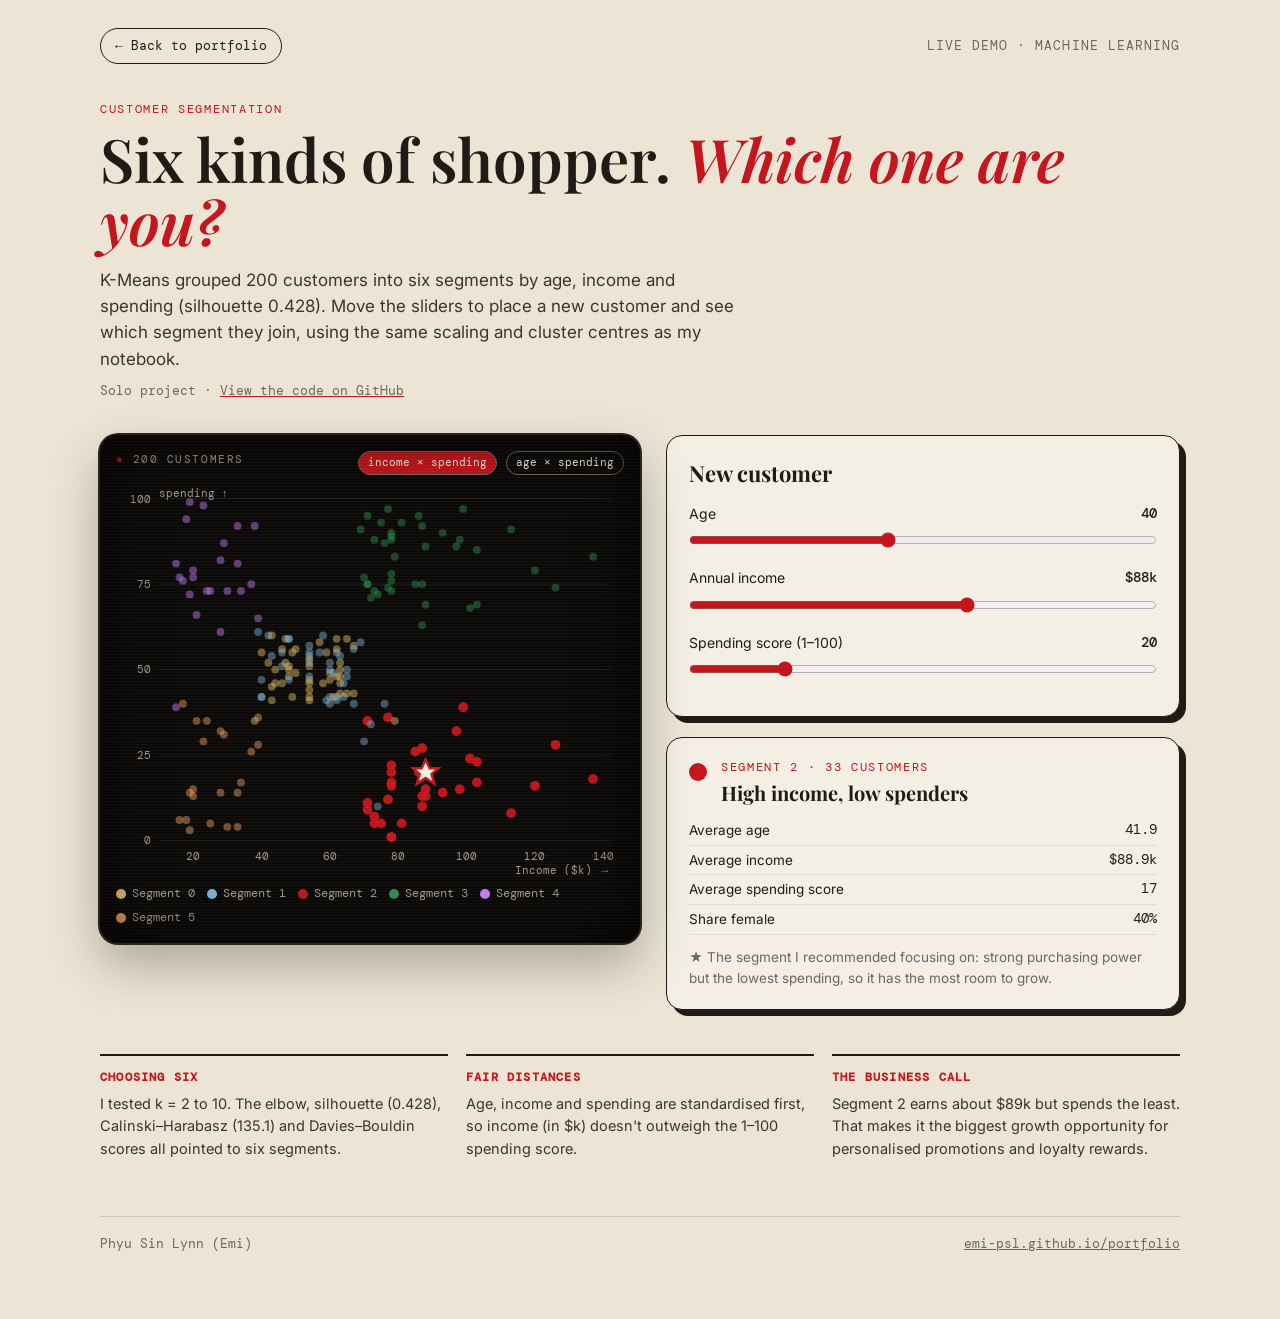
<file: demos/customers.html>
<!DOCTYPE html>
<html lang="en">
<head>
  <meta charset="utf-8">
  <meta name="viewport" content="width=device-width, initial-scale=1">
  <title>Customer segments explorer — K-Means demo · Emi</title>
  <meta name="description" content="Explore six K-Means customer segments and see which segment a new customer would join.">
  <link rel="preconnect" href="https://fonts.googleapis.com">
  <link rel="preconnect" href="https://fonts.gstatic.com" crossorigin>
  <link href="https://fonts.googleapis.com/css2?family=DM+Mono:wght@400;500&family=Inter:wght@400;500;600&family=Playfair+Display:ital,wght@0,600;1,600&display=swap" rel="stylesheet">
  <link rel="stylesheet" href="demo.css">
  <style>
    :root { --acc: #c4161c; }
    #plot { width: 100%; display: block; }
    .field { margin: 12px 0; }
    .field label { display: flex; justify-content: space-between; font-size: 14px; margin-bottom: 6px; }
    .field label b { font-family: var(--mono); font-weight: 500; }
    input[type=range] { width: 100%; accent-color: var(--acc); }
    .seg { display: flex; gap: 14px; align-items: flex-start; }
    .swatch { width: 18px; height: 18px; border-radius: 50%; flex: none; margin-top: 5px; }
    .seg h3 { font-family: var(--serif); font-size: 20px; }
    .legend { display: flex; flex-wrap: wrap; gap: 6px 12px; margin-top: 10px; font-family: var(--mono); font-size: 11.5px; color: #a49b8e; }
    .legend span { display: inline-flex; align-items: center; gap: 6px; cursor: pointer; }
    .legend i { width: 10px; height: 10px; border-radius: 50%; display: inline-block; }
    .legend span.off { opacity: .3; }
    table { width: 100%; border-collapse: collapse; font-size: 13.5px; margin-top: 8px; }
    td { padding: 4px 0; border-bottom: 1px solid rgba(0,0,0,.08); } td:last-child { text-align: right; font-family: var(--mono); }
  </style>
</head>
<body>
<div class="wrap">
  <div class="top"><a href="../#contents">← Back to portfolio</a><span class="tag">Live demo · Machine learning</span></div>

  <p class="eyebrow">Customer segmentation</p>
  <h1>Six kinds of shopper. <em>Which one are you?</em></h1>
  <p class="lede">K-Means grouped 200 customers into six segments by age, income and spending (silhouette 0.428). Move the sliders to place a new customer and see which segment they join, using the same scaling and cluster centres as my notebook.</p>
  <p class="credit">Solo project · <a href="https://github.com/emi-psl/customer-segmentation-clustering">View the code on GitHub</a></p>

  <div class="stage">
    <div class="screen">
      <div class="screen-label"><span><span class="dot">●</span> 200 customers</span>
        <span><button class="chip on" id="ax1" style="color:#f4efe4;border-color:#6f675c;padding:2px 9px;font-size:11px">income × spending</button>
        <button class="chip" id="ax2" style="color:#f4efe4;border-color:#6f675c;padding:2px 9px;font-size:11px">age × spending</button></span></div>
      <svg id="plot" viewBox="0 0 520 400" aria-label="Customer scatter plot coloured by segment"></svg>
      <div class="legend" id="legend"></div>
    </div>

    <div>
      <div class="panel">
        <h2>New customer</h2>
        <div class="field"><label>Age <b id="v-age"></b></label><input type="range" id="age" min="18" max="70" value="40"></div>
        <div class="field"><label>Annual income <b id="v-inc"></b></label><input type="range" id="inc" min="15" max="137" value="88"></div>
        <div class="field"><label>Spending score (1–100) <b id="v-sp"></b></label><input type="range" id="sp" min="1" max="99" value="20"></div>
      </div>
      <div class="panel">
        <div class="seg"><div class="swatch" id="sw"></div><div><p class="eyebrow" id="segno">Segment</p><h3 id="segname">–</h3></div></div>
        <table id="prof"></table>
        <p class="note" id="rec"></p>
      </div>
    </div>
  </div>

  <div class="how">
    <div><b>Choosing six</b>I tested k = 2 to 10. The elbow, silhouette (0.428), Calinski–Harabasz (135.1) and Davies–Bouldin scores all pointed to six segments.</div>
    <div><b>Fair distances</b>Age, income and spending are standardised first, so income (in $k) doesn't outweigh the 1–100 spending score.</div>
    <div><b>The business call</b>Segment 2 earns about $89k but spends the least. That makes it the biggest growth opportunity for personalised promotions and loyalty rewards.</div>
  </div>

  <footer><span>Phyu Sin Lynn (Emi)</span><a href="../">emi-psl.github.io/portfolio</a></footer>
</div>

<script>
(async function () {
  const $ = id => document.getElementById(id);
  const COLORS = ["#e9c46a", "#7fb3d5", "#c4161c", "#2f8f4e", "#c77dff", "#f4a261"];
  const NAMES = ["Older, mid income, moderate spenders", "Young, mid income, moderate spenders", "High income, low spenders", "High income, high spenders", "Low income, high spenders", "Low income, low spenders"];
  let D = null, axes = "inc", hidden = new Set();

  const W = 520, H = 400, P = { l: 44, r: 14, t: 14, b: 36 };
  const X = { inc: [10, 142, "Income ($k)"], age: [15, 72, "Age"] };
  const sx = v => P.l + (v - X[axes][0]) / (X[axes][1] - X[axes][0]) * (W - P.l - P.r);
  const sy = v => H - P.b - v / 100 * (H - P.t - P.b);

  function assign(age, inc, sp) {
    const x = [age, inc, sp].map((v, i) => (v - D.mean[i]) / D.scale[i]);
    let best = 0, bd = Infinity;
    D.centroids.forEach((c, k) => { const d = c.reduce((s, cv, i) => s + (cv - x[i]) ** 2, 0); if (d < bd) { bd = d; best = k; } });
    return best;
  }

  function draw() {
    const age = +$("age").value, inc = +$("inc").value, sp = +$("sp").value;
    $("v-age").textContent = age; $("v-inc").textContent = "$" + inc + "k"; $("v-sp").textContent = sp;
    if (!D) return;
    const seg = assign(age, inc, sp);
    let g = "";
    for (let v = 0; v <= 100; v += 25) g += `<line x1="${P.l}" x2="${W - P.r}" y1="${sy(v)}" y2="${sy(v)}" stroke="rgba(255,255,255,.08)"/><text x="${P.l - 8}" y="${sy(v) + 4}" fill="#a49b8e" font-size="11" text-anchor="end" font-family="DM Mono">${v}</text>`;
    const [lo, hi, lab] = X[axes], step = axes === "inc" ? 20 : 10;
    for (let v = Math.ceil(lo / step) * step; v <= hi; v += step) g += `<text x="${sx(v)}" y="${H - 16}" fill="#a49b8e" font-size="11" text-anchor="middle" font-family="DM Mono">${v}</text>`;
    g += `<text x="${W - P.r}" y="${H - 2}" fill="#a49b8e" font-size="11" text-anchor="end" font-family="DM Mono">${lab} →</text><text x="${P.l}" y="${P.t - 2}" fill="#a49b8e" font-size="11" font-family="DM Mono">spending ↑</text>`;
    for (const [a, i, s, c] of D.points) {
      if (hidden.has(c)) continue;
      const on = c === seg;
      g += `<circle cx="${sx(axes === "inc" ? i : a).toFixed(1)}" cy="${sy(s).toFixed(1)}" r="${on ? 5 : 4}" fill="${COLORS[c]}" opacity="${on ? .95 : .45}"/>`;
    }
    const mx = sx(axes === "inc" ? inc : age), my = sy(sp);
    g += `<path d="M${mx} ${my - 13} L${mx + 4} ${my - 4} L${mx + 13} ${my - 4} L${mx + 6} ${my + 2} L${mx + 9} ${my + 12} L${mx} ${my + 6} L${mx - 9} ${my + 12} L${mx - 6} ${my + 2} L${mx - 13} ${my - 4} L${mx - 4} ${my - 4} Z" fill="#f4efe4" stroke="${COLORS[seg]}" stroke-width="2.5"/>`;
    $("plot").innerHTML = g;

    const p = D.profiles[seg];
    $("sw").style.background = COLORS[seg];
    $("segno").textContent = `Segment ${seg} · ${p.n} customers`;
    $("segname").textContent = NAMES[seg];
    $("prof").innerHTML = `<tr><td>Average age</td><td>${p.age}</td></tr><tr><td>Average income</td><td>$${p.income}k</td></tr><tr><td>Average spending score</td><td>${p.spend}</td></tr><tr><td>Share female</td><td>${Math.round(p.female * 100)}%</td></tr>`;
    $("rec").textContent = seg === 2 ? "★ The segment I recommended focusing on: strong purchasing power but the lowest spending, so it has the most room to grow." : "";
  }

  ["age", "inc", "sp"].forEach(id => $(id).addEventListener("input", draw));
  $("ax1").onclick = () => { axes = "inc"; $("ax1").classList.add("on"); $("ax2").classList.remove("on"); draw(); };
  $("ax2").onclick = () => { axes = "age"; $("ax2").classList.add("on"); $("ax1").classList.remove("on"); draw(); };
  $("legend").innerHTML = COLORS.map((c, i) => `<span data-c="${i}"><i style="background:${c}"></i>Segment ${i}</span>`).join("");
  $("legend").onclick = e => { const s = e.target.closest("span"); if (!s) return; const c = +s.dataset.c; hidden.has(c) ? hidden.delete(c) : hidden.add(c); s.classList.toggle("off"); draw(); };

  draw();
  D = await (await fetch("models/customers.json")).json();
  draw();
})();
</script>
</body>
</html>
</file>
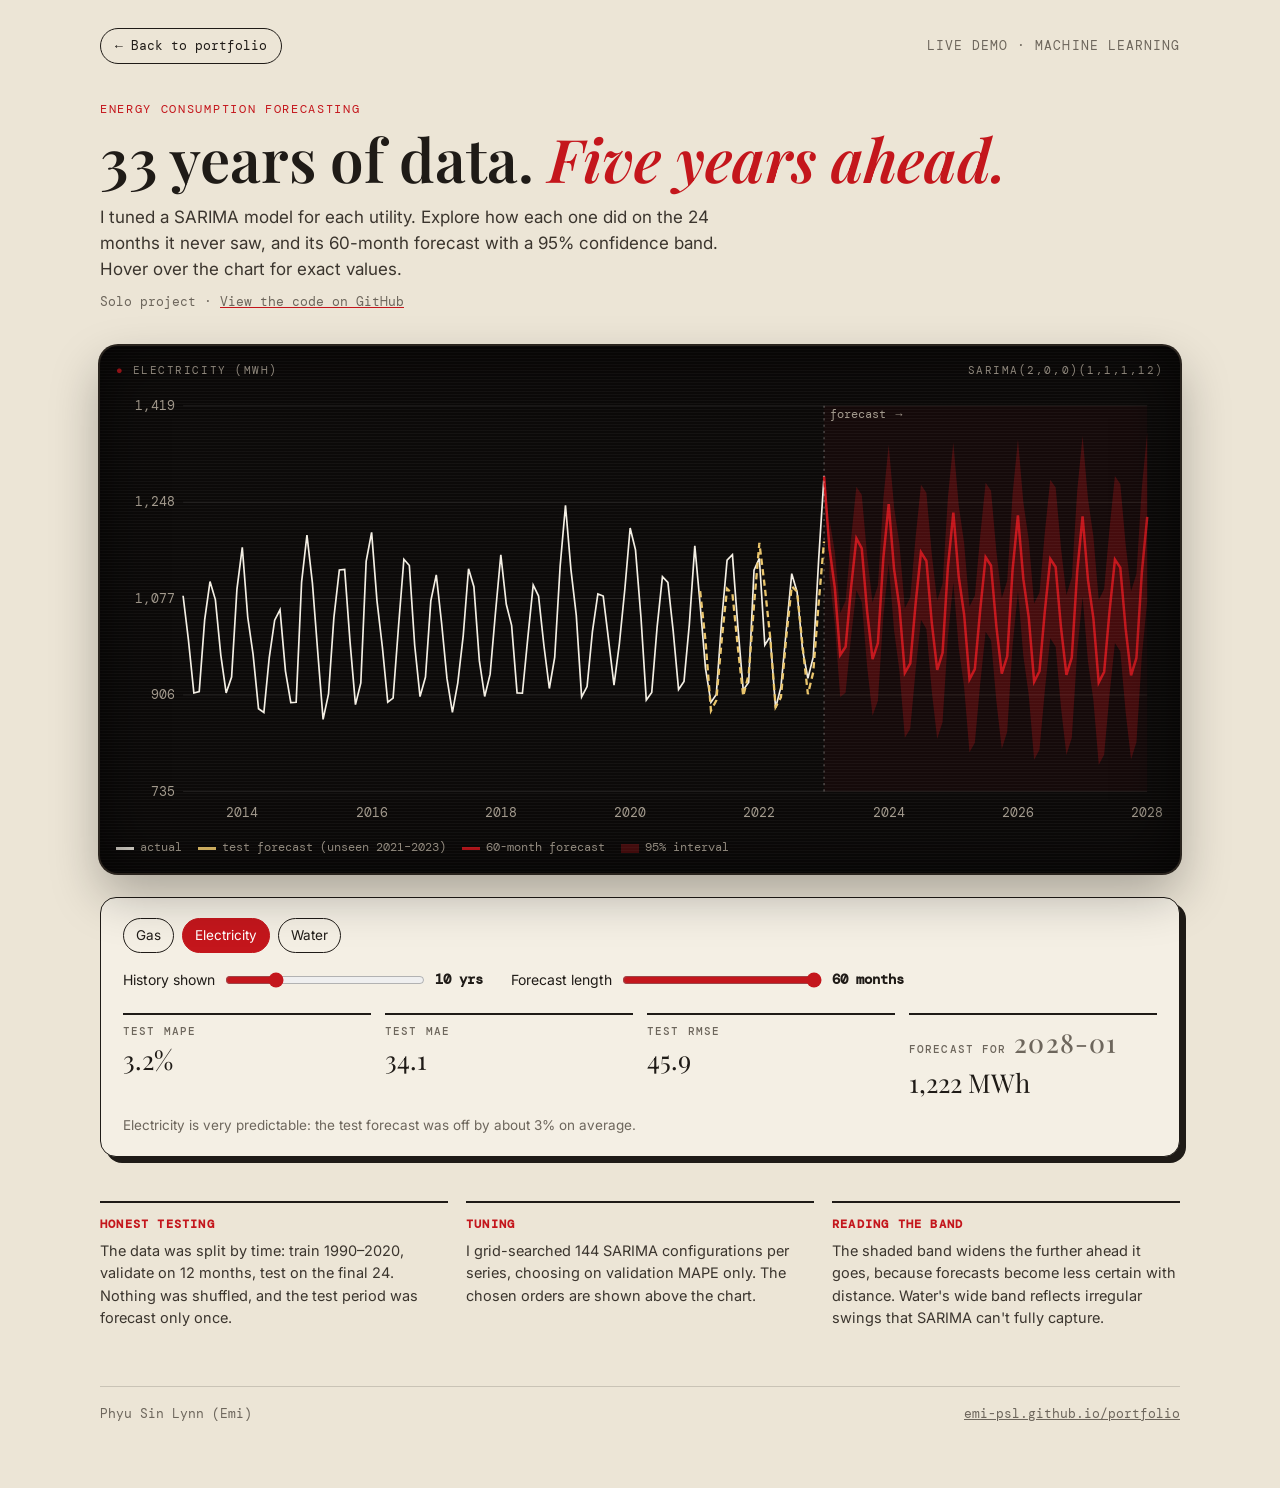
<file: demos/energy.html>
<!DOCTYPE html>
<html lang="en">
<head>
  <meta charset="utf-8">
  <meta name="viewport" content="width=device-width, initial-scale=1">
  <title>Energy forecast explorer — SARIMA demo · Emi</title>
  <meta name="description" content="Explore 33 years of gas, electricity and water use, my SARIMA test forecasts, and a 60-month forecast with confidence intervals.">
  <link rel="preconnect" href="https://fonts.googleapis.com">
  <link rel="preconnect" href="https://fonts.gstatic.com" crossorigin>
  <link href="https://fonts.googleapis.com/css2?family=DM+Mono:wght@400;500&family=Inter:wght@400;500;600&family=Playfair+Display:ital,wght@0,600;1,600&display=swap" rel="stylesheet">
  <link rel="stylesheet" href="demo.css">
  <style>
    :root { --acc: #c4161c; }
    .stage.wide { grid-template-columns: 1fr; }
    #chart { width: 100%; display: block; cursor: crosshair; }
    .controls { display: flex; flex-wrap: wrap; gap: 18px 28px; align-items: center; margin-top: 16px; }
    .controls label { font-size: 14px; display: flex; align-items: center; gap: 10px; }
    input[type=range] { accent-color: var(--acc); width: 200px; }
    .metrics { display: grid; grid-template-columns: repeat(4, 1fr); gap: 14px; }
    @media (max-width: 720px) { .metrics { grid-template-columns: repeat(2, 1fr); } }
    .metrics div { border-top: 2px solid var(--ink); padding-top: 8px; }
    .metrics b { display: block; font-family: var(--mono); font-size: 11px; letter-spacing: .1em; text-transform: uppercase; color: var(--muted); font-weight: 500; }
    .metrics span { font-family: var(--serif); font-size: 26px; }
    .tip { position: absolute; pointer-events: none; background: #f4efe4; color: #1f1b17; font-family: var(--mono); font-size: 12px; padding: 6px 9px; border-radius: 8px; box-shadow: 0 6px 18px rgba(0,0,0,.35); opacity: 0; transition: opacity .12s; white-space: nowrap; z-index: 2; }
    .key { display: flex; flex-wrap: wrap; gap: 16px; font-family: var(--mono); font-size: 11.5px; color: #a49b8e; margin-top: 10px; }
    .key i { display: inline-block; width: 18px; height: 3px; vertical-align: middle; margin-right: 6px; }
  </style>
</head>
<body>
<div class="wrap">
  <div class="top"><a href="../#contents">← Back to portfolio</a><span class="tag">Live demo · Machine learning</span></div>

  <p class="eyebrow">Energy consumption forecasting</p>
  <h1>33 years of data. <em>Five years ahead.</em></h1>
  <p class="lede">I tuned a SARIMA model for each utility. Explore how each one did on the 24 months it never saw, and its 60-month forecast with a 95% confidence band. Hover over the chart for exact values.</p>
  <p class="credit">Solo project · <a href="https://github.com/emi-psl/energy-consumption-forecasting">View the code on GitHub</a></p>

  <div class="stage wide">
    <div class="screen">
      <div class="screen-label"><span><span class="dot">●</span> <span id="title">Electricity</span></span><span id="model"></span></div>
      <div style="position:relative">
        <svg id="chart" viewBox="0 0 1000 420" aria-label="Consumption history and forecast"></svg>
        <div class="tip" id="tip"></div>
      </div>
      <div class="key">
        <span><i style="background:#f4efe4"></i>actual</span>
        <span><i style="background:#e9c46a"></i>test forecast (unseen 2021–2023)</span>
        <span><i style="background:#c4161c"></i>60-month forecast</span>
        <span><i style="background:rgba(196,22,28,.35);height:9px"></i>95% interval</span>
      </div>
    </div>
  </div>

  <div class="panel" style="margin-top:24px">
    <div class="chips" id="tabs"></div>
    <div class="controls">
      <label>History shown <input type="range" id="hist" min="3" max="33" value="10"> <b class="mono" id="v-hist"></b></label>
      <label>Forecast length <input type="range" id="hor" min="6" max="60" step="6" value="60"> <b class="mono" id="v-hor"></b></label>
    </div>
    <div class="metrics" style="margin-top:22px">
      <div><b>Test MAPE</b><span id="mape">–</span></div>
      <div><b>Test MAE</b><span id="mae">–</span></div>
      <div><b>Test RMSE</b><span id="rmse">–</span></div>
      <div><b>Forecast for <span id="lastd"></span></b><span id="lastv">–</span></div>
    </div>
    <p class="note" id="comment"></p>
  </div>

  <div class="how">
    <div><b>Honest testing</b>The data was split by time: train 1990–2020, validate on 12 months, test on the final 24. Nothing was shuffled, and the test period was forecast only once.</div>
    <div><b>Tuning</b>I grid-searched 144 SARIMA configurations per series, choosing on validation MAPE only. The chosen orders are shown above the chart.</div>
    <div><b>Reading the band</b>The shaded band widens the further ahead it goes, because forecasts become less certain with distance. Water's wide band reflects irregular swings that SARIMA can't fully capture.</div>
  </div>

  <footer><span>Phyu Sin Lynn (Emi)</span><a href="../">emi-psl.github.io/portfolio</a></footer>
</div>

<script>
(async function () {
  const $ = id => document.getElementById(id);
  const D = await (await fetch("models/energy.json")).json();
  const NOTES = {
    Electricity: "Electricity is very predictable: the test forecast was off by about 3% on average.",
    Gas: "Gas improved the most from tuning, with validation MAPE falling from 9.7% to 7.0%.",
    Water: "Water is the hardest to predict because of irregular swings, which is why its error and interval are the largest. The notebook documents this limitation."
  };
  let cur = "Electricity";
  $("tabs").innerHTML = Object.keys(D.series).map(k => `<button class="chip${k === cur ? " on" : ""}" data-k="${k}">${k}</button>`).join("");
  $("tabs").onclick = e => { const b = e.target.closest(".chip"); if (!b) return; cur = b.dataset.k; $("tabs").querySelectorAll(".chip").forEach(c => c.classList.toggle("on", c === b)); draw(); };

  const W = 1000, H = 420, P = { l: 64, r: 16, t: 16, b: 36 };
  let geo = null;

  function draw() {
    const S = D.series[cur], nH = +$("hist").value * 12, nF = +$("hor").value;
    $("v-hist").textContent = $("hist").value + " yrs"; $("v-hor").textContent = nF + " months";
    const N = D.dates.length, start = Math.max(0, N - nH);
    const dates = D.dates.slice(start).concat(D.fc_dates.slice(0, nF));
    const act = S.actual.slice(start), fm = S.fc_mean.slice(0, nF), lo = S.fc_lo.slice(0, nF), hi = S.fc_hi.slice(0, nF);
    const testStart = N - 24;
    const all = act.concat(lo, hi, S.test_pred);
    let ymin = Math.min(...all), ymax = Math.max(...all); const pad = (ymax - ymin) * .08; ymin -= pad; ymax += pad;
    const n = dates.length;
    const sx = i => P.l + i / (n - 1) * (W - P.l - P.r), sy = v => H - P.b - (v - ymin) / (ymax - ymin) * (H - P.t - P.b);
    const line = (arr, off) => arr.map((v, i) => `${i ? "L" : "M"}${sx(i + off).toFixed(1)} ${sy(v).toFixed(1)}`).join("");
    let g = "";
    for (let k = 0; k <= 4; k++) { const v = ymin + (ymax - ymin) * k / 4; g += `<line x1="${P.l}" x2="${W - P.r}" y1="${sy(v)}" y2="${sy(v)}" stroke="rgba(255,255,255,.08)"/><text x="${P.l - 8}" y="${sy(v) + 4}" fill="#a49b8e" font-size="12" text-anchor="end" font-family="DM Mono">${Math.round(v).toLocaleString()}</text>`; }
    dates.forEach((d, i) => { if (d.endsWith("-01") && (+d.slice(0, 4)) % (nH > 180 ? 5 : 2) === 0) g += `<text x="${sx(i)}" y="${H - 12}" fill="#a49b8e" font-size="12" text-anchor="middle" font-family="DM Mono">${d.slice(0, 4)}</text>`; });
    const fOff = act.length;
    // forecast region shading + band
    g += `<rect x="${sx(fOff - 1)}" y="${P.t}" width="${sx(n - 1) - sx(fOff - 1)}" height="${H - P.t - P.b}" fill="rgba(196,22,28,.05)"/>`;
    const band = hi.map((v, i) => `${i ? "L" : "M"}${sx(fOff + i)} ${sy(v)}`).join("") + lo.slice().reverse().map((v, i) => `L${sx(fOff + lo.length - 1 - i)} ${sy(v)}`).join("") + "Z";
    g += `<path d="${band}" fill="rgba(196,22,28,.28)"/>`;
    g += `<path d="${line(act, 0)}" fill="none" stroke="#f4efe4" stroke-width="1.6"/>`;
    if (testStart >= start) g += `<path d="${line(S.test_pred, testStart - start)}" fill="none" stroke="#e9c46a" stroke-width="2.2" stroke-dasharray="6 4"/>`;
    g += `<path d="M${sx(fOff - 1)} ${sy(act[act.length - 1])}L${sx(fOff)} ${sy(fm[0])}${line(fm, fOff).replace(/^M/, "L")}" fill="none" stroke="#c4161c" stroke-width="2.4"/>`;
    g += `<line x1="${sx(fOff - 1)}" x2="${sx(fOff - 1)}" y1="${P.t}" y2="${H - P.b}" stroke="rgba(255,255,255,.35)" stroke-dasharray="2 4"/><text x="${sx(fOff - 1) + 6}" y="${P.t + 12}" fill="#a49b8e" font-size="11" font-family="DM Mono">forecast →</text>`;
    g += `<line id="hl" x1="0" x2="0" y1="${P.t}" y2="${H - P.b}" stroke="rgba(255,255,255,.5)" opacity="0"/>`;
    $("chart").innerHTML = g;
    geo = { n, sx, dates, act, fm, lo, hi, fOff, start, testStart, S };

    $("title").textContent = cur + " (" + S.unit + ")";
    $("model").textContent = `SARIMA(${S.order.join(",")})(${S.seasonal.join(",")},12)`;
    $("mape").textContent = (S.test_metrics.MAPE * 100).toFixed(1) + "%";
    $("mae").textContent = S.test_metrics.MAE.toFixed(S.test_metrics.MAE < 10 ? 2 : 1);
    $("rmse").textContent = S.test_metrics.RMSE.toFixed(S.test_metrics.RMSE < 10 ? 2 : 1);
    $("lastd").textContent = D.fc_dates[nF - 1];
    $("lastv").textContent = Math.round(fm[nF - 1]).toLocaleString() + " " + S.unit;
    $("comment").textContent = NOTES[cur];
  }

  const svg = $("chart"), tip = $("tip");
  svg.addEventListener("mousemove", e => {
    if (!geo) return;
    const r = svg.getBoundingClientRect(), x = (e.clientX - r.left) * W / r.width;
    const i = Math.max(0, Math.min(geo.n - 1, Math.round((x - P.l) / (W - P.l - P.r) * (geo.n - 1))));
    const hl = $("hl"); hl.setAttribute("x1", geo.sx(i)); hl.setAttribute("x2", geo.sx(i)); hl.setAttribute("opacity", 1);
    const u = geo.S.unit; let txt = geo.dates[i] + "  ";
    if (i < geo.fOff) {
      txt += `actual ${geo.act[i].toLocaleString()} ${u}`;
      const ti = geo.start + i - geo.testStart; if (ti >= 0) txt += ` · test forecast ${geo.S.test_pred[ti].toLocaleString()}`;
    } else { const k = i - geo.fOff; txt += `forecast ${geo.fm[k].toLocaleString()} ${u} (95%: ${geo.lo[k].toLocaleString()}–${geo.hi[k].toLocaleString()})`; }
    tip.textContent = txt; tip.style.opacity = 1;
    const px = (geo.sx(i) / W) * r.width; tip.style.left = Math.min(px + 12, r.width - tip.offsetWidth - 4) + "px"; tip.style.top = "8px";
  });
  svg.addEventListener("mouseleave", () => { tip.style.opacity = 0; const hl = $("hl"); if (hl) hl.setAttribute("opacity", 0); });
  ["hist", "hor"].forEach(id => $(id).addEventListener("input", draw));
  draw();
})();
</script>
</body>
</html>
</file>
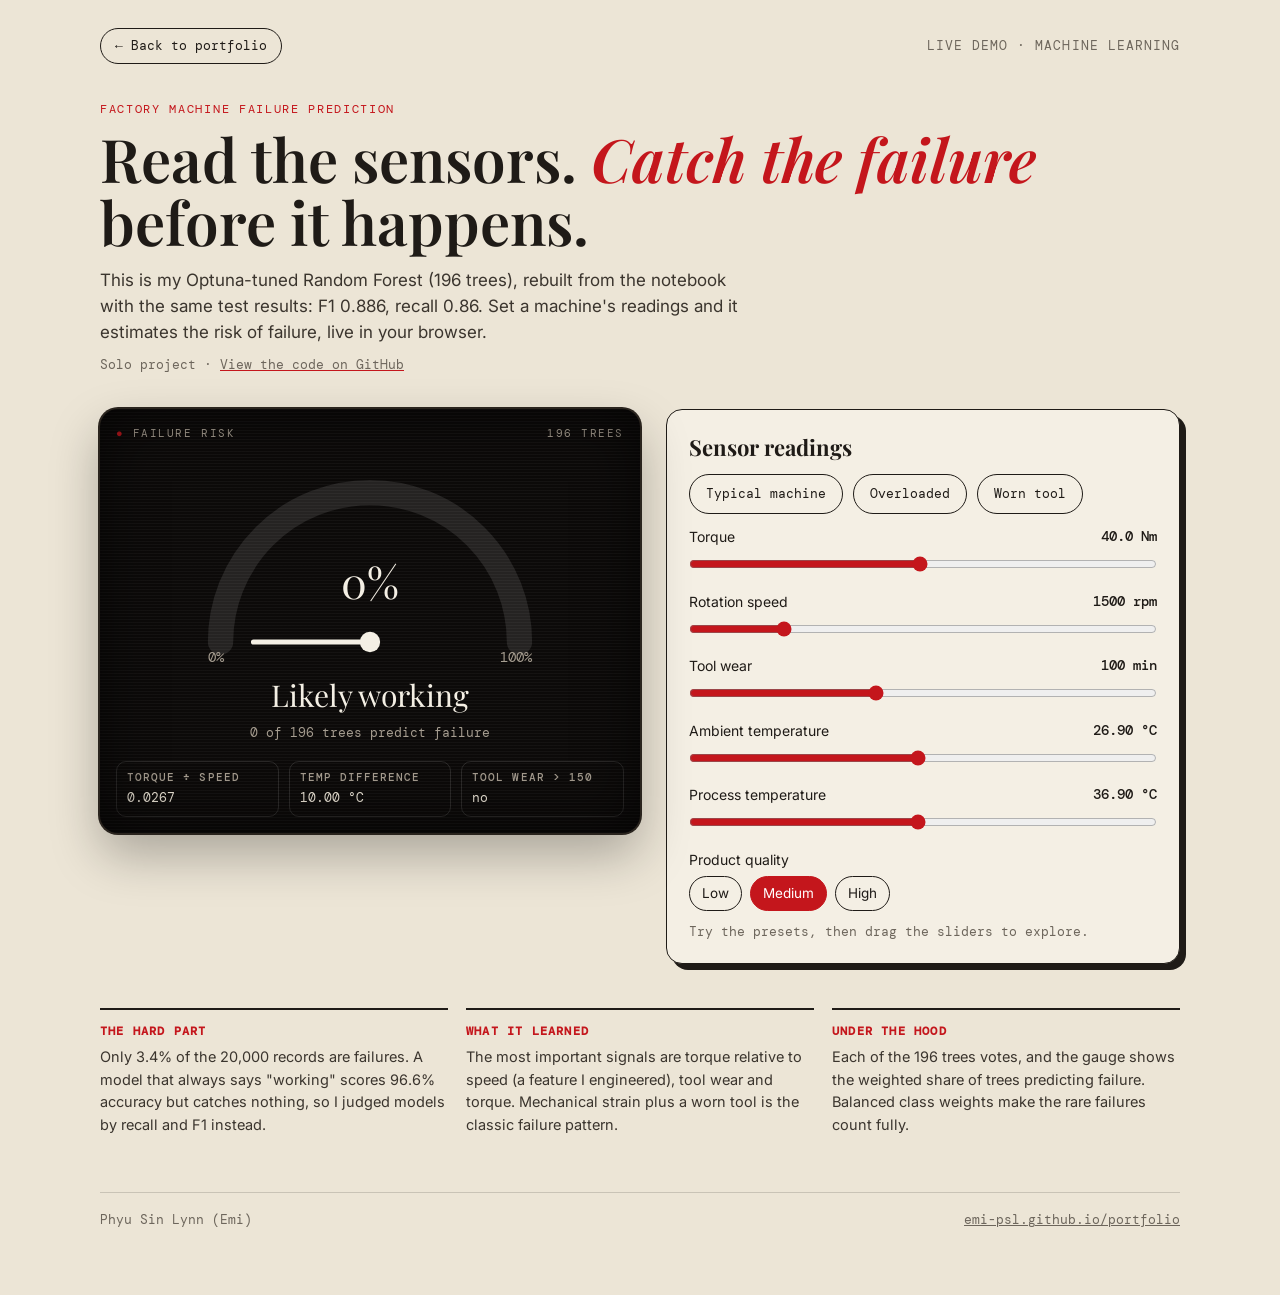
<file: demos/factory.html>
<!DOCTYPE html>
<html lang="en">
<head>
  <meta charset="utf-8">
  <meta name="viewport" content="width=device-width, initial-scale=1">
  <title>Machine failure predictor — Random Forest demo · Emi</title>
  <meta name="description" content="Set a factory machine's sensor readings and a tuned Random Forest estimates its risk of failure.">
  <link rel="preconnect" href="https://fonts.googleapis.com">
  <link rel="preconnect" href="https://fonts.gstatic.com" crossorigin>
  <link href="https://fonts.googleapis.com/css2?family=DM+Mono:wght@400;500&family=Inter:wght@400;500;600&family=Playfair+Display:ital,wght@0,600;1,600&display=swap" rel="stylesheet">
  <link rel="stylesheet" href="demo.css">
  <style>
    :root { --acc: #c4161c; }
    .field { margin: 12px 0; }
    .field label { display: flex; justify-content: space-between; font-size: 14px; margin-bottom: 6px; }
    .field label b { font-family: var(--mono); font-weight: 500; }
    input[type=range] { width: 100%; accent-color: var(--acc); }
    .gauge { width: 100%; max-width: 380px; display: block; margin: 6px auto 0; }
    .verdict { text-align: center; font-family: var(--serif); font-size: 30px; color: #f4efe4; margin-top: 4px; }
    .verdict.bad { color: #ff6b6b; }
    .derived { display: grid; grid-template-columns: repeat(3, 1fr); gap: 10px; margin-top: 18px; font-family: var(--mono); font-size: 12.5px; color: #e9e2d4; }
    .derived div { border: 1px solid rgba(255,255,255,.12); border-radius: 10px; padding: 8px 10px; }
    .derived b { display: block; font-size: 10.5px; letter-spacing: .1em; text-transform: uppercase; color: #a49b8e; font-weight: 500; margin-bottom: 2px; }
    .votes { text-align: center; font-family: var(--mono); font-size: 12.5px; color: #a49b8e; margin-top: 6px; }
  </style>
</head>
<body>
<div class="wrap">
  <div class="top"><a href="../#contents">← Back to portfolio</a><span class="tag">Live demo · Machine learning</span></div>

  <p class="eyebrow">Factory machine failure prediction</p>
  <h1>Read the sensors. <em>Catch the failure</em> before it happens.</h1>
  <p class="lede">This is my Optuna-tuned Random Forest (196 trees), rebuilt from the notebook with the same test results: F1 0.886, recall 0.86. Set a machine's readings and it estimates the risk of failure, live in your browser.</p>
  <p class="credit">Solo project · <a href="https://github.com/emi-psl/factory-machine-failure-prediction">View the code on GitHub</a></p>

  <div class="stage">
    <div class="screen">
      <div class="screen-label"><span><span class="dot">●</span> Failure risk</span><span id="trees">196 trees</span></div>
      <svg class="gauge" id="gauge" viewBox="0 0 300 170" aria-label="Failure risk gauge"></svg>
      <div class="verdict" id="verdict">–</div>
      <div class="votes" id="votes"></div>
      <div class="derived">
        <div><b>Torque ÷ speed</b><span id="d-tps"></span></div>
        <div><b>Temp difference</b><span id="d-td"></span></div>
        <div><b>Tool wear &gt; 150</b><span id="d-hw"></span></div>
      </div>
    </div>

    <div>
      <div class="panel">
        <h2>Sensor readings</h2>
        <div class="btns" style="margin:0 0 6px" id="presets">
          <button class="btn" data-p="normal">Typical machine</button>
          <button class="btn" data-p="strain">Overloaded</button>
          <button class="btn" data-p="worn">Worn tool</button>
        </div>
        <div class="field"><label>Torque <b id="v-tq"></b></label><input type="range" id="tq" min="4" max="77" step="0.1"></div>
        <div class="field"><label>Rotation speed <b id="v-rs"></b></label><input type="range" id="rs" min="1168" max="2886" step="1"></div>
        <div class="field"><label>Tool wear <b id="v-tw"></b></label><input type="range" id="tw" min="0" max="253" step="1"></div>
        <div class="field"><label>Ambient temperature <b id="v-at"></b></label><input type="range" id="at" min="22" max="32" step="0.05"></div>
        <div class="field"><label>Process temperature <b id="v-pt"></b></label><input type="range" id="pt" min="32.5" max="41.5" step="0.05"></div>
        <div class="field"><label>Product quality</label><div class="chips" id="q"><button class="chip" data-v="L">Low</button><button class="chip on" data-v="M">Medium</button><button class="chip" data-v="H">High</button></div></div>
        <p class="status" id="status">Loading model…</p>
      </div>
    </div>
  </div>

  <div class="how">
    <div><b>The hard part</b>Only 3.4% of the 20,000 records are failures. A model that always says "working" scores 96.6% accuracy but catches nothing, so I judged models by recall and F1 instead.</div>
    <div><b>What it learned</b>The most important signals are torque relative to speed (a feature I engineered), tool wear and torque. Mechanical strain plus a worn tool is the classic failure pattern.</div>
    <div><b>Under the hood</b>Each of the 196 trees votes, and the gauge shows the weighted share of trees predicting failure. Balanced class weights make the rare failures count fully.</div>
  </div>

  <footer><span>Phyu Sin Lynn (Emi)</span><a href="../">emi-psl.github.io/portfolio</a></footer>
</div>

<script>
(async function () {
  const $ = id => document.getElementById(id);
  let M = null, quality = "M";
  const PRESETS = {
    normal: { tq: 40, rs: 1500, tw: 100, at: 26.9, pt: 36.9 },
    strain: { tq: 68, rs: 1250, tw: 60, at: 26.9, pt: 36.9 },
    worn: { tq: 60, rs: 1300, tw: 235, at: 27.5, pt: 37.5 },
  };
  function set(p) { for (const k in p) $(k).value = p[k]; update(); }

  function scale(name, v) { const [kind, c, s] = M.scalers[name]; return (v - c) / s; }
  function predict(r) {
    const tps = r.tq / r.rs, td = r.pt - r.at;
    const x = [scale("Ambient T (C)", r.at), scale("Process T (C)", r.pt), scale("Rotation Speed (rpm)", r.rs), scale("Torque (Nm)", r.tq), scale("Tool Wear (min)", r.tw),
      quality === "L" ? 1 : 0, quality === "M" ? 1 : 0, scale("Temp_Diff", td), scale("Torque_per_speed", tps), r.tw > 150 ? 1 : 0];
    let s = 0, votes = 0;
    for (const t of M.trees) { let n = 0; while (t.l[n] !== -1) n = x[t.f[n]] <= t.t[n] ? t.l[n] : t.r[n]; s += t.p[n]; if (t.p[n] > .5) votes++; }
    return { p: s / M.trees.length, votes, tps, td };
  }

  function gauge(p) {
    const cx = 150, cy = 150, R = 118, a = Math.PI * (1 - p);
    const arc = (from, to, col, w) => { const x1 = cx + R * Math.cos(Math.PI * (1 - from)), y1 = cy - R * Math.sin(Math.PI * (1 - from)), x2 = cx + R * Math.cos(Math.PI * (1 - to)), y2 = cy - R * Math.sin(Math.PI * (1 - to)); return `<path d="M${x1} ${y1} A${R} ${R} 0 0 1 ${x2} ${y2}" stroke="${col}" stroke-width="${w}" fill="none" stroke-linecap="round"/>`; };
    $("gauge").innerHTML = arc(0, 1, "rgba(255,255,255,.1)", 20) + (p > 0.002 ? arc(0, p, p >= .5 ? "#ff6b6b" : "#e9c46a", 20) : "") +
      `<line x1="${cx}" y1="${cy}" x2="${cx + (R - 26) * Math.cos(a)}" y2="${cy - (R - 26) * Math.sin(a)}" stroke="#f4efe4" stroke-width="4" stroke-linecap="round"/><circle cx="${cx}" cy="${cy}" r="8" fill="#f4efe4"/>` +
      `<text x="${cx}" y="${cy - 34}" fill="#f4efe4" font-size="34" text-anchor="middle" font-family="Playfair Display, serif">${Math.round(p * 100)}%</text>` +
      `<text x="22" y="166" fill="#a49b8e" font-size="11" font-family="DM Mono">0%</text><text x="278" y="166" fill="#a49b8e" font-size="11" text-anchor="end" font-family="DM Mono">100%</text>`;
  }

  function update() {
    const r = { tq: +$("tq").value, rs: +$("rs").value, tw: +$("tw").value, at: +$("at").value, pt: +$("pt").value };
    $("v-tq").textContent = r.tq.toFixed(1) + " Nm"; $("v-rs").textContent = r.rs + " rpm"; $("v-tw").textContent = r.tw + " min";
    $("v-at").textContent = r.at.toFixed(2) + " °C"; $("v-pt").textContent = r.pt.toFixed(2) + " °C";
    if (!M) return;
    const o = predict(r);
    gauge(o.p);
    const bad = o.p >= .5;
    $("verdict").textContent = bad ? "Likely to fail" : "Likely working";
    $("verdict").classList.toggle("bad", bad);
    $("votes").textContent = `${o.votes} of ${M.trees.length} trees predict failure`;
    $("d-tps").textContent = o.tps.toFixed(4); $("d-td").textContent = o.td.toFixed(2) + " °C"; $("d-hw").textContent = r.tw > 150 ? "yes" : "no";
  }

  ["tq", "rs", "tw", "at", "pt"].forEach(id => $(id).addEventListener("input", update));
  $("q").onclick = e => { const b = e.target.closest(".chip"); if (!b) return; quality = b.dataset.v; $("q").querySelectorAll(".chip").forEach(c => c.classList.toggle("on", c === b)); update(); };
  $("presets").onclick = e => { const b = e.target.closest("[data-p]"); if (b) set(PRESETS[b.dataset.p]); };
  set(PRESETS.normal);

  try {
    $("status").textContent = "Loading 196 trees…";
    M = await (await fetch("models/factory.json")).json();
    update();
    $("status").textContent = "Try the presets, then drag the sliders to explore.";
  } catch (e) { $("status").textContent = "Couldn't load the model. Please refresh the page."; }
})();
</script>
</body>
</html>
</file>
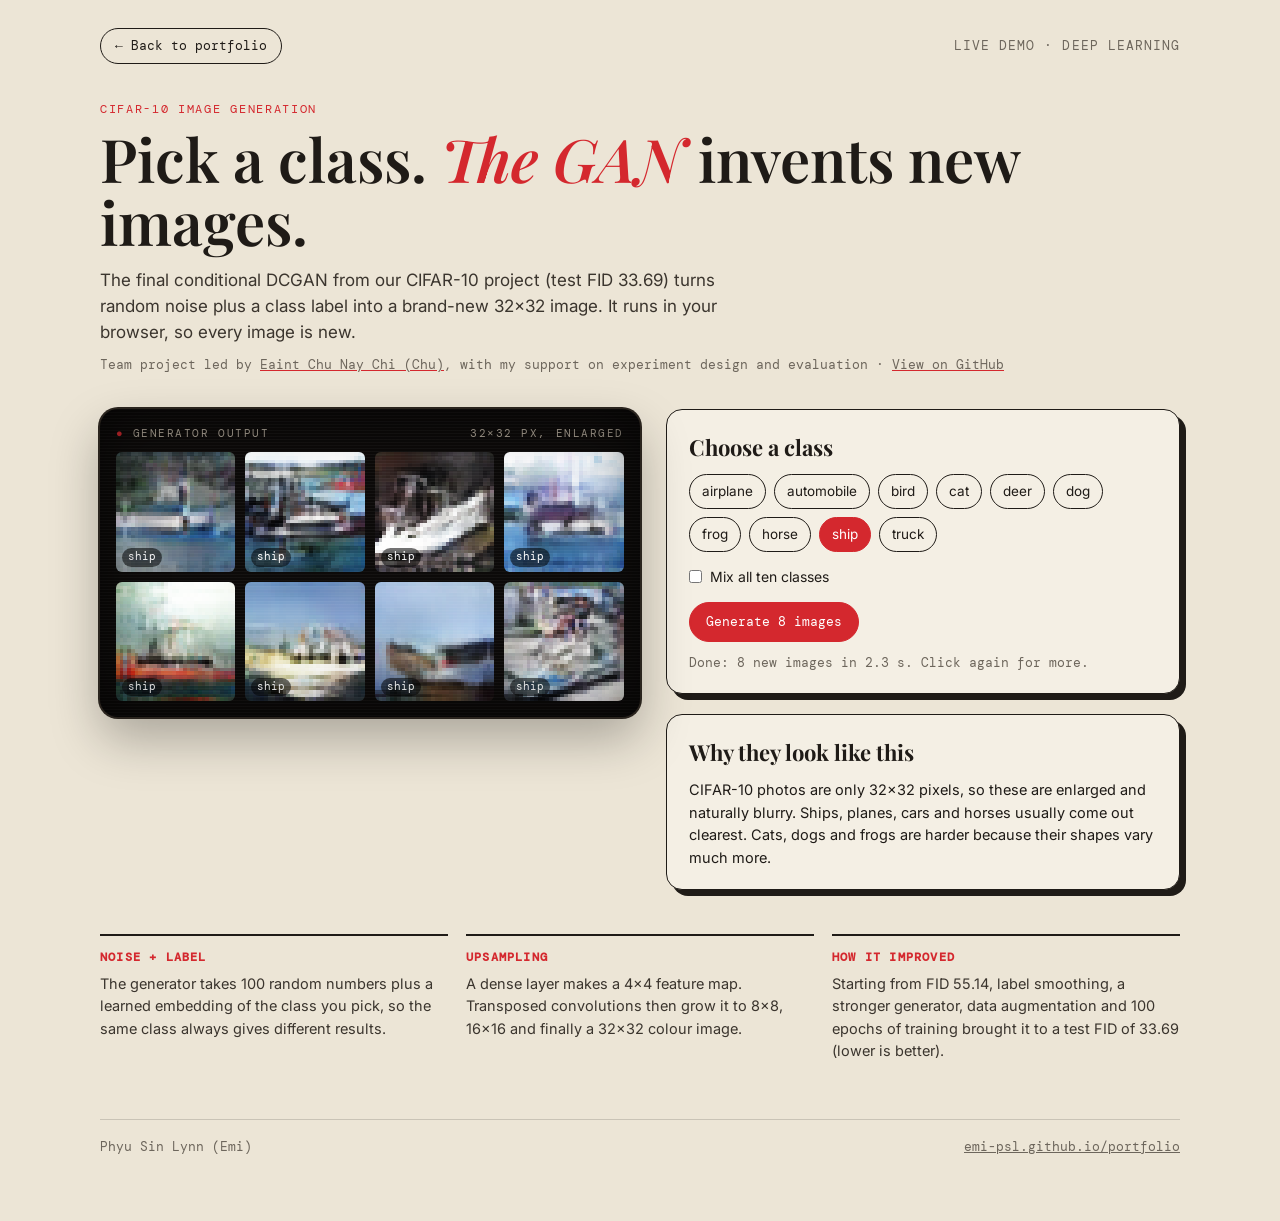
<file: demos/gan.html>
<!DOCTYPE html>
<html lang="en">
<head>
  <meta charset="utf-8">
  <meta name="viewport" content="width=device-width, initial-scale=1">
  <title>Generate images — conditional GAN demo · Emi</title>
  <meta name="description" content="Pick a CIFAR-10 class and a conditional DCGAN generates new images in your browser.">
  <link rel="preconnect" href="https://fonts.googleapis.com">
  <link rel="preconnect" href="https://fonts.gstatic.com" crossorigin>
  <link href="https://fonts.googleapis.com/css2?family=DM+Mono:wght@400;500&family=Inter:wght@400;500;600&family=Playfair+Display:ital,wght@0,600;1,600&display=swap" rel="stylesheet">
  <link rel="stylesheet" href="demo.css">
  <style>
    :root { --acc: #d4282e; }
    .grid { display: grid; grid-template-columns: repeat(4, 1fr); gap: 10px; }
    .tile { position: relative; aspect-ratio: 1; background: #15120f; border-radius: 6px; overflow: hidden; }
    .tile canvas { width: 100%; height: 100%; image-rendering: pixelated; display: block; opacity: 0; transform: scale(.94); transition: opacity .35s, transform .35s; }
    .tile canvas.shown { opacity: 1; transform: none; }
    .tile span { position: absolute; left: 6px; bottom: 5px; font-family: var(--mono); font-size: 10.5px; color: #fff; background: rgba(0,0,0,.55); padding: 1px 6px; border-radius: 999px; }
    .load { height: 4px; background: rgba(255,255,255,.12); border-radius: 999px; overflow: hidden; margin-bottom: 12px; }
    .load i { display: block; height: 100%; width: 0; background: var(--acc); transition: width .2s; }
    .toggle { display: flex; align-items: center; gap: 8px; font-size: 14px; margin-top: 14px; cursor: pointer; }
  </style>
</head>
<body>
<div class="wrap">
  <div class="top"><a href="../#contents">← Back to portfolio</a><span class="tag">Live demo · Deep learning</span></div>

  <p class="eyebrow">CIFAR-10 image generation</p>
  <h1>Pick a class. <em>The GAN</em> invents new images.</h1>
  <p class="lede">The final conditional DCGAN from our CIFAR-10 project (test FID 33.69) turns random noise plus a class label into a brand-new 32×32 image. It runs in your browser, so every image is new.</p>
  <p class="credit">Team project led by <a href="https://github.com/Chu268">Eaint Chu Nay Chi (Chu)</a>, with my support on experiment design and evaluation · <a href="https://github.com/emi-psl/cifar10-gan-vae-image-generation">View on GitHub</a></p>

  <div class="stage">
    <div class="screen">
      <div class="screen-label"><span><span class="dot">●</span> Generator output</span><span id="what">32×32 px, enlarged</span></div>
      <div class="load" id="loadbar"><i></i></div>
      <div class="grid" id="grid"></div>
    </div>

    <div>
      <div class="panel">
        <h2>Choose a class</h2>
        <div class="chips" id="chips"></div>
        <label class="toggle"><input type="checkbox" id="mix"> Mix all ten classes</label>
        <div class="btns">
          <button class="btn primary" id="go" disabled>Generate 8 images</button>
        </div>
        <p class="status" id="status" style="margin-top:12px">Loading the generator (5 MB)…</p>
      </div>
      <div class="panel">
        <h2>Why they look like this</h2>
        <p style="font-size:14.5px">CIFAR-10 photos are only 32×32 pixels, so these are enlarged and naturally blurry. Ships, planes, cars and horses usually come out clearest. Cats, dogs and frogs are harder because their shapes vary much more.</p>
      </div>
    </div>
  </div>

  <div class="how">
    <div><b>Noise + label</b>The generator takes 100 random numbers plus a learned embedding of the class you pick, so the same class always gives different results.</div>
    <div><b>Upsampling</b>A dense layer makes a 4×4 feature map. Transposed convolutions then grow it to 8×8, 16×16 and finally a 32×32 colour image.</div>
    <div><b>How it improved</b>Starting from FID 55.14, label smoothing, a stronger generator, data augmentation and 100 epochs of training brought it to a test FID of 33.69 (lower is better).</div>
  </div>

  <footer><span>Phyu Sin Lynn (Emi)</span><a href="../">emi-psl.github.io/portfolio</a></footer>
</div>

<script src="nn.js"></script>
<script>
(async function () {
  const CLASSES = ["airplane", "automobile", "bird", "cat", "deer", "dog", "frog", "horse", "ship", "truck"];
  const N = 8;
  const grid = document.getElementById("grid"), chips = document.getElementById("chips");
  const go = document.getElementById("go"), status = document.getElementById("status"), mix = document.getElementById("mix");
  let chosen = 8, weights = null, busy = false;

  chips.innerHTML = CLASSES.map((c, i) => `<button class="chip${i === chosen ? " on" : ""}" data-i="${i}">${c}</button>`).join("");
  chips.addEventListener("click", e => {
    const b = e.target.closest(".chip"); if (!b) return;
    chosen = +b.dataset.i; mix.checked = false;
    chips.querySelectorAll(".chip").forEach(c => c.classList.toggle("on", c === b));
    if (weights) generate();
  });
  mix.addEventListener("change", () => { chips.querySelectorAll(".chip").forEach(c => c.classList.toggle("on", !mix.checked && +c.dataset.i === chosen)); if (weights) generate(); });

  grid.innerHTML = Array.from({ length: N }, () => `<div class="tile"><canvas width="32" height="32"></canvas><span></span></div>`).join("");
  const tiles = [...grid.querySelectorAll(".tile")];

  const frame = () => new Promise(r => requestAnimationFrame(() => setTimeout(r, 0)));

  async function generate() {
    if (busy) return; busy = true; go.disabled = true;
    tiles.forEach(t => { t.querySelector("canvas").classList.remove("shown"); t.querySelector("span").textContent = ""; });
    const t0 = performance.now();
    for (let k = 0; k < N; k++) {
      const label = mix.checked ? Math.floor(Math.random() * 10) : chosen;
      status.textContent = `Generating image ${k + 1} of ${N}…`;
      await frame();
      const out = NN.cgan(weights, NN.randn(100), label);
      const cv = tiles[k].querySelector("canvas"), c = cv.getContext("2d"), img = c.createImageData(32, 32);
      for (let p = 0; p < 1024; p++) {
        for (let ch = 0; ch < 3; ch++) img.data[p * 4 + ch] = Math.round(Math.min(1, Math.max(0, (out[p * 3 + ch] + 1) / 2)) * 255);
        img.data[p * 4 + 3] = 255;
      }
      c.putImageData(img, 0, 0); cv.classList.add("shown");
      tiles[k].querySelector("span").textContent = CLASSES[label];
    }
    status.textContent = `Done: ${N} new images in ${((performance.now() - t0) / 1000).toFixed(1)} s. Click again for more.`;
    busy = false; go.disabled = false;
  }
  go.onclick = generate;

  // Load the weights with a progress bar
  const bar = document.querySelector("#loadbar i");
  try {
    const manifest = await (await fetch("models/cgan.json")).json();
    const res = await fetch("models/cgan.bin");
    const total = +res.headers.get("content-length") || 5130198;
    const reader = res.body.getReader(), parts = []; let got = 0;
    for (;;) { const { done, value } = await reader.read(); if (done) break; parts.push(value); got += value.length; bar.style.width = Math.min(100, got / total * 100) + "%"; }
    const buf = new Uint8Array(got); let o = 0; for (const p of parts) { buf.set(p, o); o += p.length; }
    weights = NN.unpack(manifest, buf.buffer);
    document.getElementById("loadbar").style.display = "none";
    go.disabled = false;
    generate();
  } catch (e) { status.textContent = "Couldn't load the generator. Please refresh the page."; }
})();
</script>
</body>
</html>
</file>
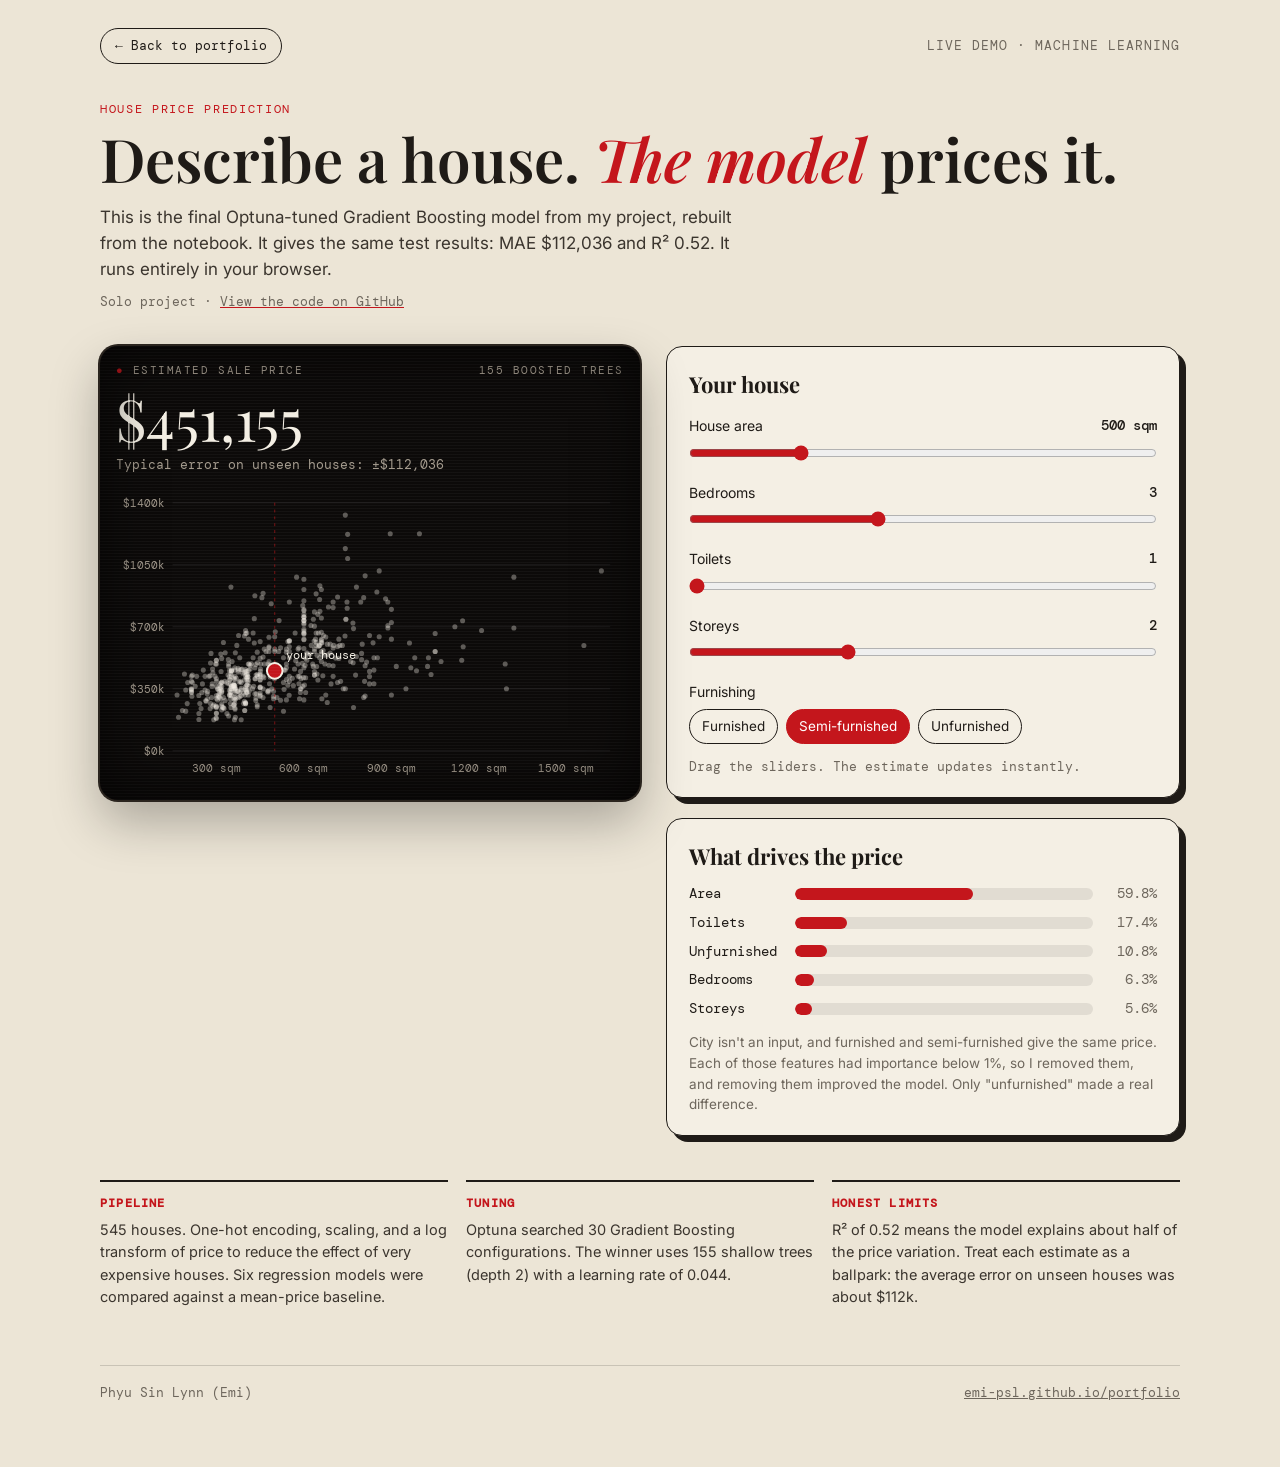
<file: demos/house.html>
<!DOCTYPE html>
<html lang="en">
<head>
  <meta charset="utf-8">
  <meta name="viewport" content="width=device-width, initial-scale=1">
  <title>House price estimator — Gradient Boosting demo · Emi</title>
  <meta name="description" content="Describe a house and a tuned Gradient Boosting model estimates its sale price, live in your browser.">
  <link rel="preconnect" href="https://fonts.googleapis.com">
  <link rel="preconnect" href="https://fonts.gstatic.com" crossorigin>
  <link href="https://fonts.googleapis.com/css2?family=DM+Mono:wght@400;500&family=Inter:wght@400;500;600&family=Playfair+Display:ital,wght@0,600;1,600&display=swap" rel="stylesheet">
  <link rel="stylesheet" href="demo.css">
  <style>
    :root { --acc: #c4161c; }
    .field { margin: 14px 0; }
    .field label { display: flex; justify-content: space-between; font-size: 14px; margin-bottom: 6px; }
    .field label b { font-family: var(--mono); font-weight: 500; }
    input[type=range] { width: 100%; accent-color: var(--acc); }
    .price { font-family: var(--serif); font-size: clamp(40px, 6vw, 58px); color: #f4efe4; line-height: 1; }
    .range { font-family: var(--mono); font-size: 13px; color: #a49b8e; margin-top: 8px; }
    #chart { width: 100%; display: block; margin-top: 16px; }
  </style>
</head>
<body>
<div class="wrap">
  <div class="top"><a href="../#contents">← Back to portfolio</a><span class="tag">Live demo · Machine learning</span></div>

  <p class="eyebrow">House price prediction</p>
  <h1>Describe a house. <em>The model</em> prices it.</h1>
  <p class="lede">This is the final Optuna-tuned Gradient Boosting model from my project, rebuilt from the notebook. It gives the same test results: MAE $112,036 and R² 0.52. It runs entirely in your browser.</p>
  <p class="credit">Solo project · <a href="https://github.com/emi-psl/housing-price-prediction-ml">View the code on GitHub</a></p>

  <div class="stage">
    <div class="screen">
      <div class="screen-label"><span><span class="dot">●</span> Estimated sale price</span><span>155 boosted trees</span></div>
      <div class="price" id="price">–</div>
      <div class="range" id="range"></div>
      <svg id="chart" viewBox="0 0 520 300" aria-label="House area against price, with your house marked"></svg>
    </div>

    <div>
      <div class="panel">
        <h2>Your house</h2>
        <div class="field"><label>House area <b id="v-area"></b></label><input type="range" id="area" min="165" max="1620" step="5" value="500"></div>
        <div class="field"><label>Bedrooms <b id="v-bed"></b></label><input type="range" id="bed" min="1" max="6" step="1" value="3"></div>
        <div class="field"><label>Toilets <b id="v-toilet"></b></label><input type="range" id="toilet" min="1" max="4" step="1" value="1"></div>
        <div class="field"><label>Storeys <b id="v-stories"></b></label><input type="range" id="stories" min="1" max="4" step="1" value="2"></div>
        <div class="field"><label>Furnishing</label>
          <div class="chips" id="reno">
            <button class="chip" data-v="furnished">Furnished</button>
            <button class="chip on" data-v="semi-furnished">Semi-furnished</button>
            <button class="chip" data-v="unfurnished">Unfurnished</button>
          </div>
        </div>
        <p class="status" id="status">Loading model…</p>
      </div>
      <div class="panel">
        <h2>What drives the price</h2>
        <div id="imp"></div>
        <p class="note">City isn't an input, and furnished and semi-furnished give the same price. Each of those features had importance below 1%, so I removed them, and removing them improved the model. Only "unfurnished" made a real difference.</p>
      </div>
    </div>
  </div>

  <div class="how">
    <div><b>Pipeline</b>545 houses. One-hot encoding, scaling, and a log transform of price to reduce the effect of very expensive houses. Six regression models were compared against a mean-price baseline.</div>
    <div><b>Tuning</b>Optuna searched 30 Gradient Boosting configurations. The winner uses 155 shallow trees (depth 2) with a learning rate of 0.044.</div>
    <div><b>Honest limits</b>R² of 0.52 means the model explains about half of the price variation. Treat each estimate as a ballpark: the average error on unseen houses was about $112k.</div>
  </div>

  <footer><span>Phyu Sin Lynn (Emi)</span><a href="../">emi-psl.github.io/portfolio</a></footer>
</div>

<script>
(async function () {
  const $ = id => document.getElementById(id);
  let M = null, reno = "semi-furnished";
  const fmt = v => "$" + Math.round(v).toLocaleString("en-US");

  function predict(h) {
    const raw = { "House Area (sqm)": h.area, "No. of Bedrooms": h.bed, "No. of Toilets": h.toilet, "Stories": h.stories };
    const x = M.features.map(f => {
      if (f === "Renovation Status_unfurnished") return h.reno === "unfurnished" ? 1 : 0;
      const [m1, s1, m2, s2] = M.affine[f]; return ((raw[f] - m1) / s1 - m2) / s2;
    });
    let s = M.init;
    for (const t of M.trees) { let n = 0; while (t.l[n] !== -1) n = x[t.f[n]] <= t.t[n] ? t.l[n] : t.r[n]; s += M.lr * t.v[n]; }
    return Math.expm1(s);
  }

  const W = 520, H = 300, P = { l: 58, r: 14, t: 12, b: 34 };
  const sx = v => P.l + (v - 150) / (1650 - 150) * (W - P.l - P.r);
  const sy = v => H - P.b - (v - 0) / (1400000) * (H - P.t - P.b);
  function drawBase() {
    let g = "";
    for (let v = 0; v <= 1400000; v += 350000) g += `<line x1="${P.l}" x2="${W - P.r}" y1="${sy(v)}" y2="${sy(v)}" stroke="rgba(255,255,255,.08)"/><text x="${P.l - 8}" y="${sy(v) + 4}" fill="#a49b8e" font-size="11" text-anchor="end" font-family="DM Mono">$${v / 1000}k</text>`;
    for (let v = 300; v <= 1500; v += 300) g += `<text x="${sx(v)}" y="${H - 12}" fill="#a49b8e" font-size="11" text-anchor="middle" font-family="DM Mono">${v} sqm</text>`;
    g += M.points.map(([a, p]) => `<circle cx="${sx(a).toFixed(1)}" cy="${sy(p).toFixed(1)}" r="2.6" fill="rgba(244,239,228,.35)"/>`).join("");
    g += `<g id="me"></g>`;
    $("chart").innerHTML = g;
  }

  function update() {
    const h = { area: +$("area").value, bed: +$("bed").value, toilet: +$("toilet").value, stories: +$("stories").value, reno };
    $("v-area").textContent = h.area + " sqm"; $("v-bed").textContent = h.bed; $("v-toilet").textContent = h.toilet; $("v-stories").textContent = h.stories;
    if (!M) return;
    const p = predict(h);
    $("price").textContent = fmt(p);
    $("range").textContent = `Typical error on unseen houses: ±${fmt(112036)}`;
    $("me").innerHTML = `<line x1="${sx(h.area)}" x2="${sx(h.area)}" y1="${P.t}" y2="${H - P.b}" stroke="#c4161c" stroke-dasharray="3 4" opacity=".6"/>
      <circle cx="${sx(h.area)}" cy="${sy(p)}" r="8" fill="#c4161c" stroke="#f4efe4" stroke-width="2"/>
      <text x="${Math.min(sx(h.area) + 12, W - 90)}" y="${sy(p) - 12}" fill="#f4efe4" font-size="12" font-family="DM Mono">your house</text>`;
  }

  ["area", "bed", "toilet", "stories"].forEach(id => $(id).addEventListener("input", update));
  $("reno").onclick = e => { const b = e.target.closest(".chip"); if (!b) return; reno = b.dataset.v; $("reno").querySelectorAll(".chip").forEach(c => c.classList.toggle("on", c === b)); update(); };
  update();

  try {
    M = await (await fetch("models/house.json")).json();
    const names = { "House Area (sqm)": "Area", "No. of Toilets": "Toilets", "Renovation Status_unfurnished": "Unfurnished", "No. of Bedrooms": "Bedrooms", "Stories": "Storeys" };
    $("imp").innerHTML = Object.entries(M.importance).sort((a, b) => b[1] - a[1]).map(([k, v]) =>
      `<div class="bar" style="grid-template-columns:96px 1fr 54px"><span>${names[k]}</span><div class="track"><div class="fill" style="width:${v * 100}%"></div></div><span class="pct">${(v * 100).toFixed(1)}%</span></div>`).join("");
    drawBase(); update();
    $("status").textContent = "Drag the sliders. The estimate updates instantly.";
  } catch (e) { $("status").textContent = "Couldn't load the model. Please refresh the page."; }
})();
</script>
</body>
</html>
</file>
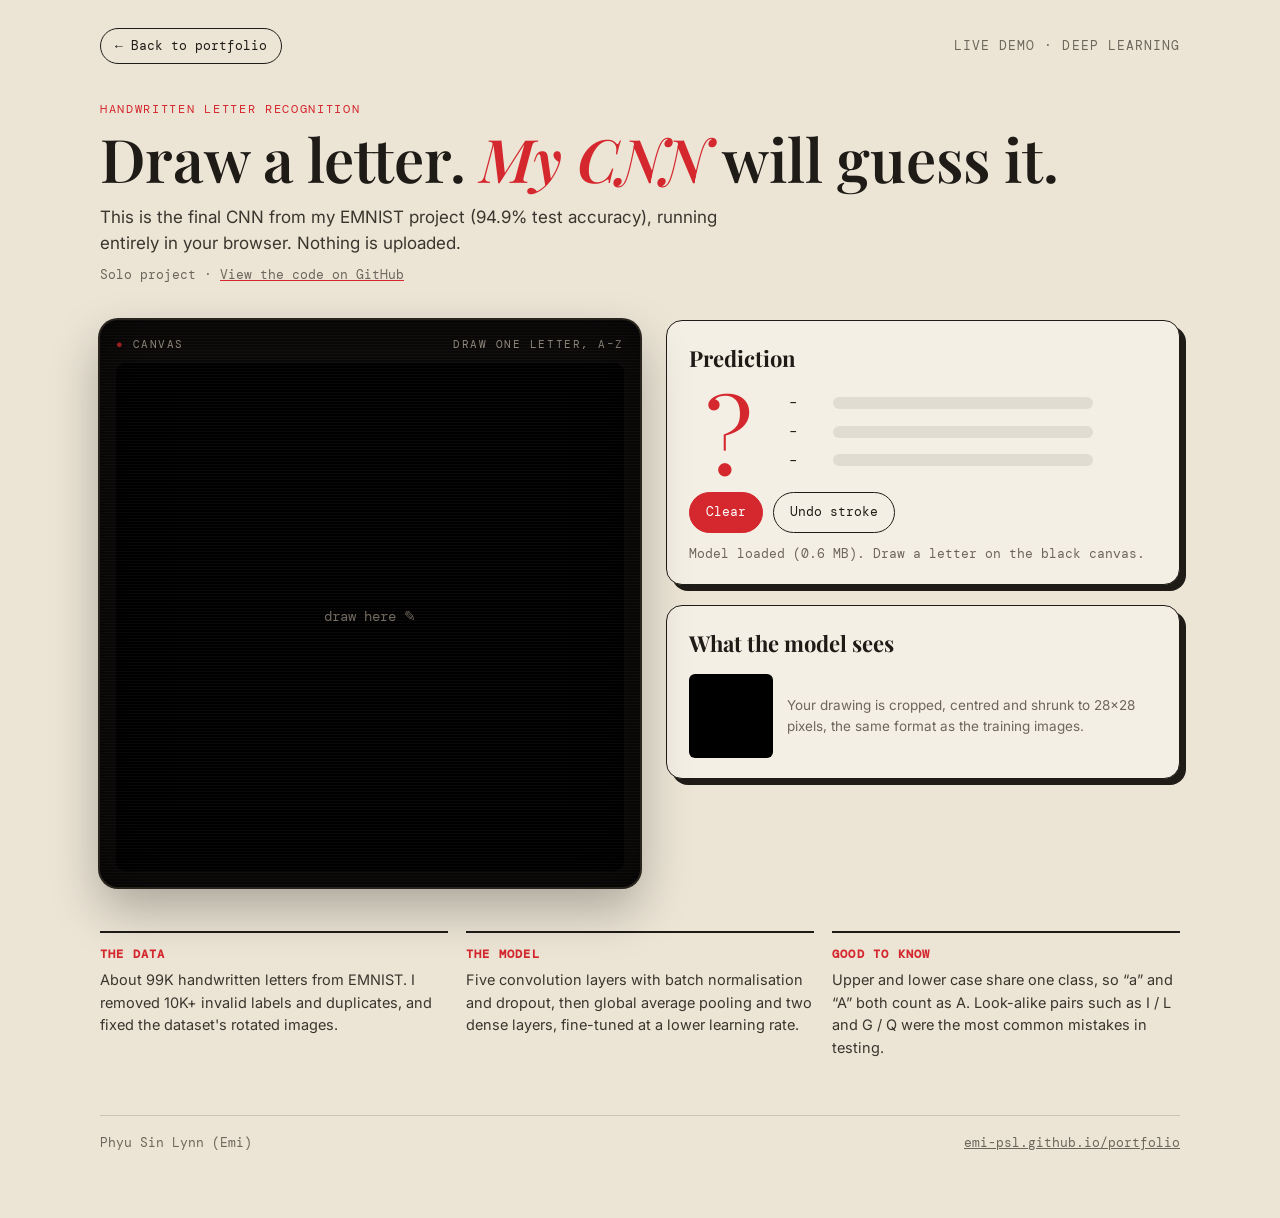
<file: demos/letters.html>
<!DOCTYPE html>
<html lang="en">
<head>
  <meta charset="utf-8">
  <meta name="viewport" content="width=device-width, initial-scale=1">
  <title>Draw a letter — EMNIST CNN demo · Emi</title>
  <meta name="description" content="Draw a letter and a CNN trained on EMNIST guesses it, running in your browser.">
  <link rel="preconnect" href="https://fonts.googleapis.com">
  <link rel="preconnect" href="https://fonts.gstatic.com" crossorigin>
  <link href="https://fonts.googleapis.com/css2?family=DM+Mono:wght@400;500&family=Inter:wght@400;500;600&family=Playfair+Display:ital,wght@0,600;1,600&display=swap" rel="stylesheet">
  <link rel="stylesheet" href="demo.css">
  <style>
    :root { --acc: #d4282e; }
    #pad { display: block; width: 100%; aspect-ratio: 1; background: #000; border-radius: 10px; touch-action: none; cursor: crosshair; }
    .hint { position: absolute; inset: 44px 16px 16px; display: grid; place-items: center; pointer-events: none; color: #6f675c; font-family: var(--mono); font-size: 14px; transition: opacity .3s; }
    .guess { display: flex; align-items: center; gap: 20px; }
    .big { font-family: var(--serif); font-size: 104px; line-height: .9; color: var(--acc); min-width: 80px; text-align: center; }
    .seen { display: flex; gap: 14px; align-items: center; margin-top: 14px; font-size: 13.5px; color: var(--muted); }
    #seen { width: 84px; height: 84px; image-rendering: pixelated; background: #000; border-radius: 6px; flex: none; }
  </style>
</head>
<body>
<div class="wrap">
  <div class="top"><a href="../#contents">← Back to portfolio</a><span class="tag">Live demo · Deep learning</span></div>

  <p class="eyebrow">Handwritten letter recognition</p>
  <h1>Draw a letter. <em>My CNN</em> will guess it.</h1>
  <p class="lede">This is the final CNN from my EMNIST project (94.9% test accuracy), running entirely in your browser. Nothing is uploaded.</p>
  <p class="credit">Solo project · <a href="https://github.com/emi-psl/emnist-handwritten-letter-recognition">View the code on GitHub</a></p>

  <div class="stage">
    <div class="screen">
      <div class="screen-label"><span><span class="dot">●</span> Canvas</span><span>draw one letter, A–Z</span></div>
      <canvas id="pad" width="280" height="280" aria-label="Drawing area"></canvas>
      <div class="hint" id="hint">draw here ✎</div>
    </div>

    <div>
      <div class="panel">
        <h2>Prediction</h2>
        <div class="guess">
          <div class="big" id="big">?</div>
          <div style="flex:1" id="bars"></div>
        </div>
        <div class="btns">
          <button class="btn primary" id="clear">Clear</button>
          <button class="btn" id="undo">Undo stroke</button>
        </div>
        <p class="status" id="status" style="margin-top:12px">Loading model…</p>
      </div>
      <div class="panel">
        <h2>What the model sees</h2>
        <div class="seen">
          <canvas id="seen" width="28" height="28"></canvas>
          <span>Your drawing is cropped, centred and shrunk to 28×28 pixels, the same format as the training images.</span>
        </div>
      </div>
    </div>
  </div>

  <div class="how">
    <div><b>The data</b>About 99K handwritten letters from EMNIST. I removed 10K+ invalid labels and duplicates, and fixed the dataset's rotated images.</div>
    <div><b>The model</b>Five convolution layers with batch normalisation and dropout, then global average pooling and two dense layers, fine-tuned at a lower learning rate.</div>
    <div><b>Good to know</b>Upper and lower case share one class, so “a” and “A” both count as A. Look-alike pairs such as I / L and G / Q were the most common mistakes in testing.</div>
  </div>

  <footer><span>Phyu Sin Lynn (Emi)</span><a href="../">emi-psl.github.io/portfolio</a></footer>
</div>

<script src="nn.js"></script>
<script>
(async function () {
  const LETTERS = "ABCDEFGHIJKLMNOPQRSTUVWXYZ";
  const pad = document.getElementById("pad"), ctx = pad.getContext("2d");
  const seen = document.getElementById("seen").getContext("2d");
  const status = document.getElementById("status"), big = document.getElementById("big"), bars = document.getElementById("bars");
  const hint = document.getElementById("hint");
  let weights = null, strokes = [], current = null, timer = null;

  bars.innerHTML = [0, 1, 2].map(() => `<div class="bar"><span class="l">–</span><div class="track"><div class="fill"></div></div><span class="pct"></span></div>`).join("");

  function redraw() {
    ctx.fillStyle = "#000"; ctx.fillRect(0, 0, 280, 280);
    ctx.strokeStyle = "#fff"; ctx.lineWidth = 20; ctx.lineCap = "round"; ctx.lineJoin = "round";
    for (const s of strokes) {
      ctx.beginPath(); ctx.moveTo(s[0][0], s[0][1]);
      if (s.length === 1) ctx.lineTo(s[0][0] + 0.1, s[0][1]);
      for (const p of s) ctx.lineTo(p[0], p[1]);
      ctx.stroke();
    }
    hint.style.opacity = strokes.length ? 0 : 1;
  }

  const pos = e => { const r = pad.getBoundingClientRect(); return [(e.clientX - r.left) * 280 / r.width, (e.clientY - r.top) * 280 / r.height]; };
  pad.addEventListener("pointerdown", e => { pad.setPointerCapture(e.pointerId); current = [pos(e)]; strokes.push(current); redraw(); });
  pad.addEventListener("pointermove", e => { if (!current) return; current.push(pos(e)); redraw(); });
  const end = () => { if (!current) return; current = null; clearTimeout(timer); timer = setTimeout(predict, 120); };
  pad.addEventListener("pointerup", end); pad.addEventListener("pointercancel", end);

  document.getElementById("clear").onclick = () => { strokes = []; redraw(); reset(); };
  document.getElementById("undo").onclick = () => { strokes.pop(); redraw(); strokes.length ? predict() : reset(); };

  function reset() {
    big.textContent = "?"; seen.clearRect(0, 0, 28, 28);
    bars.querySelectorAll(".bar").forEach(b => { b.querySelector(".l").textContent = "–"; b.querySelector(".fill").style.width = 0; b.querySelector(".pct").textContent = ""; });
  }

  // Crop to the ink, centre in a square, shrink so the letter fits a 20×20 box inside 28×28 (tested to work best).
  function toInput() {
    const src = ctx.getImageData(0, 0, 280, 280).data;
    let x0 = 280, y0 = 280, x1 = -1, y1 = -1;
    for (let y = 0; y < 280; y++) for (let x = 0; x < 280; x++) if (src[(y * 280 + x) * 4] > 25) { if (x < x0) x0 = x; if (x > x1) x1 = x; if (y < y0) y0 = y; if (y > y1) y1 = y; }
    if (x1 < 0) return null;
    const w = x1 - x0 + 1, h = y1 - y0 + 1, s = Math.max(w, h);
    const sq = document.createElement("canvas"); sq.width = sq.height = s;
    const sc = sq.getContext("2d"); sc.fillStyle = "#000"; sc.fillRect(0, 0, s, s);
    sc.drawImage(pad, x0, y0, w, h, (s - w) / 2, (s - h) / 2, w, h);
    // Area-average down to 20×20 in steps for a smooth result
    let cur = sq;
    while (cur.width > 40) { const n = document.createElement("canvas"); n.width = n.height = Math.max(20, Math.floor(cur.width / 2)); const nc = n.getContext("2d"); nc.imageSmoothingQuality = "high"; nc.drawImage(cur, 0, 0, n.width, n.height); cur = n; }
    const out = document.createElement("canvas"); out.width = out.height = 28;
    const oc = out.getContext("2d"); oc.fillStyle = "#000"; oc.fillRect(0, 0, 28, 28); oc.imageSmoothingQuality = "high";
    oc.drawImage(cur, 4, 4, 20, 20);
    const px = oc.getImageData(0, 0, 28, 28).data, x = new Float32Array(784);
    let mx = 0; for (let i = 0; i < 784; i++) { x[i] = px[i * 4] / 255; if (x[i] > mx) mx = x[i]; }
    if (mx > 0) for (let i = 0; i < 784; i++) x[i] /= mx;
    seen.putImageData(oc.getImageData(0, 0, 28, 28), 0, 0);
    return x;
  }

  function predict() {
    if (!weights) return;
    const x = toInput(); if (!x) return reset();
    const p = NN.emnist(weights, x);
    const top = [...p].map((v, i) => [v, i]).sort((a, b) => b[0] - a[0]).slice(0, 3);
    big.textContent = LETTERS[top[0][1]];
    bars.querySelectorAll(".bar").forEach((b, k) => {
      b.querySelector(".l").textContent = LETTERS[top[k][1]];
      b.querySelector(".fill").style.width = (top[k][0] * 100).toFixed(1) + "%";
      b.querySelector(".pct").textContent = (top[k][0] * 100).toFixed(1) + "%";
    });
  }

  redraw();
  try {
    weights = await NN.load("models", "emnist");
    status.textContent = "Model loaded (0.6 MB). Draw a letter on the black canvas.";
  } catch (e) { status.textContent = "Couldn't load the model. Please refresh the page."; }
})();
</script>
</body>
</html>
</file>
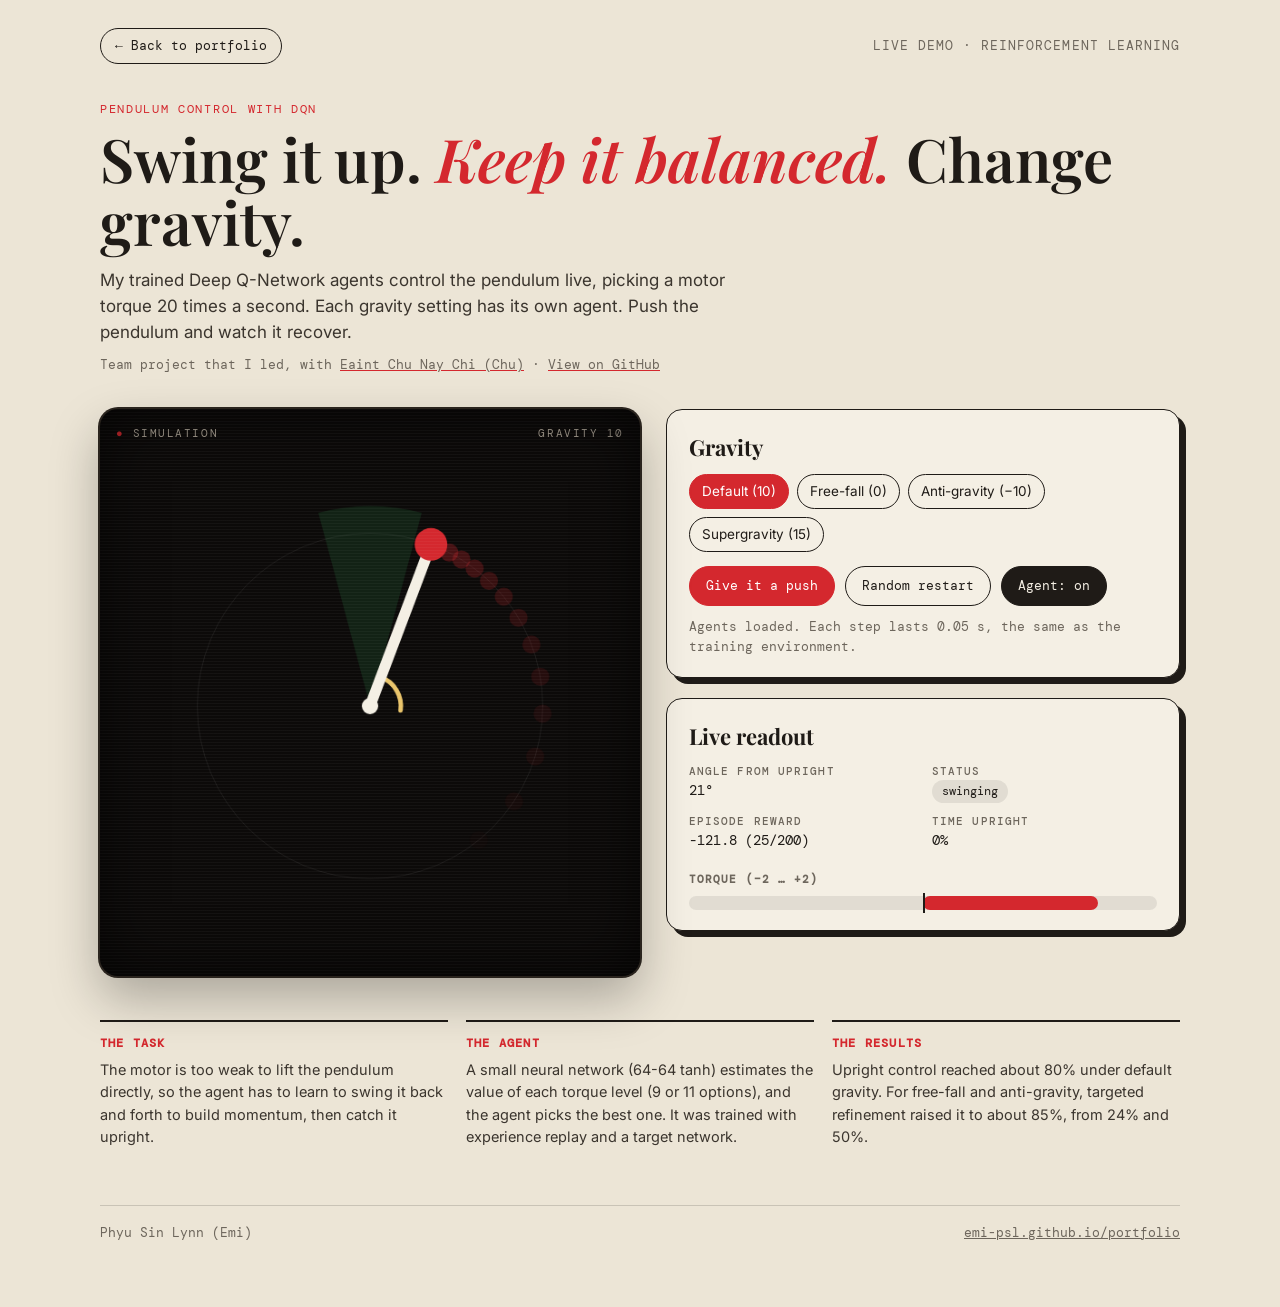
<file: demos/pendulum.html>
<!DOCTYPE html>
<html lang="en">
<head>
  <meta charset="utf-8">
  <meta name="viewport" content="width=device-width, initial-scale=1">
  <title>Pendulum agent — DQN demo · Emi</title>
  <meta name="description" content="Watch a Deep Q-Network swing up and balance a pendulum under four gravity settings, live in your browser.">
  <link rel="preconnect" href="https://fonts.googleapis.com">
  <link rel="preconnect" href="https://fonts.gstatic.com" crossorigin>
  <link href="https://fonts.googleapis.com/css2?family=DM+Mono:wght@400;500&family=Inter:wght@400;500;600&family=Playfair+Display:ital,wght@0,600;1,600&display=swap" rel="stylesheet">
  <link rel="stylesheet" href="demo.css">
  <style>
    :root { --acc: #d4282e; }
    #sim { width: 100%; aspect-ratio: 1; display: block; border-radius: 10px; }
    .stats { display: grid; grid-template-columns: 1fr 1fr; gap: 10px 18px; font-family: var(--mono); font-size: 14px; margin-top: 4px; }
    .stats b { display: block; font-size: 11px; letter-spacing: .1em; text-transform: uppercase; color: var(--muted); font-weight: 500; }
    .torque { position: relative; height: 14px; background: rgba(0,0,0,.08); border-radius: 999px; margin-top: 6px; }
    .torque i { position: absolute; top: 0; bottom: 0; background: var(--acc); border-radius: 999px; transition: left .08s, width .08s; }
    .torque::after { content: ""; position: absolute; left: 50%; top: -3px; bottom: -3px; width: 2px; background: var(--ink); }
    .pill { display: inline-block; padding: 2px 10px; border-radius: 999px; font-size: 12px; background: rgba(0,0,0,.08); }
    .pill.up { background: #2f8f4e; color: #fff; }
  </style>
</head>
<body>
<div class="wrap">
  <div class="top"><a href="../#contents">← Back to portfolio</a><span class="tag">Live demo · Reinforcement learning</span></div>

  <p class="eyebrow">Pendulum control with DQN</p>
  <h1>Swing it up. <em>Keep it balanced.</em> Change gravity.</h1>
  <p class="lede">My trained Deep Q-Network agents control the pendulum live, picking a motor torque 20 times a second. Each gravity setting has its own agent. Push the pendulum and watch it recover.</p>
  <p class="credit">Team project that I led, with <a href="https://github.com/Chu268">Eaint Chu Nay Chi (Chu)</a> · <a href="https://github.com/emi-psl/dqn-pendulum-gravity-control">View on GitHub</a></p>

  <div class="stage">
    <div class="screen">
      <div class="screen-label"><span><span class="dot">●</span> Simulation</span><span id="glabel">gravity 10</span></div>
      <canvas id="sim" width="560" height="560" aria-label="Pendulum simulation"></canvas>
    </div>

    <div>
      <div class="panel">
        <h2>Gravity</h2>
        <div class="chips" id="grav"></div>
        <div class="btns">
          <button class="btn primary" id="push">Give it a push</button>
          <button class="btn" id="restart">Random restart</button>
          <button class="btn on" id="agent">Agent: on</button>
        </div>
        <p class="status" id="status" style="margin-top:12px">Loading agents…</p>
      </div>
      <div class="panel">
        <h2>Live readout</h2>
        <div class="stats">
          <div><b>Angle from upright</b><span id="ang">–</span></div>
          <div><b>Status</b><span class="pill" id="up">–</span></div>
          <div><b>Episode reward</b><span id="rew">–</span></div>
          <div><b>Time upright</b><span id="upr">–</span></div>
        </div>
        <div style="margin-top:14px"><b class="mono" style="font-size:11px;letter-spacing:.1em;color:var(--muted)">TORQUE (−2 … +2)</b><div class="torque"><i id="tq"></i></div></div>
      </div>
    </div>
  </div>

  <div class="how">
    <div><b>The task</b>The motor is too weak to lift the pendulum directly, so the agent has to learn to swing it back and forth to build momentum, then catch it upright.</div>
    <div><b>The agent</b>A small neural network (64-64 tanh) estimates the value of each torque level (9 or 11 options), and the agent picks the best one. It was trained with experience replay and a target network.</div>
    <div><b>The results</b>Upright control reached about 80% under default gravity. For free-fall and anti-gravity, targeted refinement raised it to about 85%, from 24% and 50%.</div>
  </div>

  <footer><span>Phyu Sin Lynn (Emi)</span><a href="../">emi-psl.github.io/portfolio</a></footer>
</div>

<script src="nn.js"></script>
<script>
(async function () {
  const SETTINGS = [
    { key: "default", name: "Default (10)", g: 10 },
    { key: "free_fall", name: "Free-fall (0)", g: 0 },
    { key: "anti_gravity", name: "Anti-gravity (−10)", g: -10 },
    { key: "supergravity", name: "Supergravity (15)", g: 15 },
  ];
  const $ = id => document.getElementById(id);
  const cv = $("sim"), c = cv.getContext("2d");
  let agents = {}, cur = SETTINGS[0], th = 0, thdot = 0, u = 0, reward = 0, steps = 0, upSteps = 0, agentOn = true, trail = [];

  $("grav").innerHTML = SETTINGS.map((s, i) => `<button class="chip${i === 0 ? " on" : ""}" data-i="${i}">${s.name}</button>`).join("");
  $("grav").onclick = e => { const b = e.target.closest(".chip"); if (!b) return; cur = SETTINGS[+b.dataset.i]; $("grav").querySelectorAll(".chip").forEach(x => x.classList.toggle("on", x === b)); restart(); };
  $("push").onclick = () => { thdot += (Math.random() < .5 ? -1 : 1) * (4 + Math.random() * 3); };
  $("restart").onclick = restart;
  $("agent").onclick = () => { agentOn = !agentOn; $("agent").textContent = "Agent: " + (agentOn ? "on" : "off"); $("agent").classList.toggle("on", agentOn); };

  function restart() { th = (Math.random() * 2 - 1) * Math.PI; thdot = Math.random() * 2 - 1; reward = 0; steps = 0; upSteps = 0; trail = []; $("glabel").textContent = "gravity " + cur.g; }

  const norm = a => Math.atan2(Math.sin(a), Math.cos(a));

  function act() {
    const w = agents[cur.key]; if (!w || !agentOn) return 0;
    const q = NN.qnet(w, Float32Array.from([Math.cos(th), Math.sin(th), thdot / 8]));
    let a = 0; for (let i = 1; i < q.length; i++) if (q[i] > q[a]) a = i;
    return -2 + 4 * a / (q.length - 1);
  }

  function tick() {
    u = act();
    const s = NN.pendulumStep(th, thdot, u, cur.g);
    th = s.th; thdot = s.thdot; steps++;
    if (steps <= 200) reward += s.reward;
    const up = Math.abs(norm(th)) < 15 * Math.PI / 180 && Math.abs(thdot) < 1;
    if (up) upSteps++;
    trail.push(th); if (trail.length > 14) trail.shift();
    $("ang").textContent = Math.round(norm(th) * 180 / Math.PI) + "°";
    $("up").textContent = up ? "upright" : "swinging"; $("up").classList.toggle("up", up);
    $("rew").textContent = reward.toFixed(1) + (steps < 200 ? `  (${steps}/200)` : "  (episode done)");
    $("upr").textContent = Math.round(upSteps / steps * 100) + "%";
    const tq = $("tq"), half = 50 * Math.abs(u) / 2;
    tq.style.left = (u >= 0 ? 50 : 50 - half) + "%"; tq.style.width = half + "%";
  }

  function draw() {
    const W = cv.width, cx = W / 2, cy = W / 2, L = W * 0.34;
    c.fillStyle = "#0c0a09"; c.fillRect(0, 0, W, W);
    // upright target zone (±15°)
    c.fillStyle = "rgba(47,143,78,.18)"; c.beginPath(); c.moveTo(cx, cy);
    c.arc(cx, cy, L + 30, -Math.PI / 2 - 15 * Math.PI / 180, -Math.PI / 2 + 15 * Math.PI / 180); c.closePath(); c.fill();
    c.strokeStyle = "rgba(255,255,255,.08)"; c.lineWidth = 1; c.beginPath(); c.arc(cx, cy, L, 0, 2 * Math.PI); c.stroke();
    // trail
    trail.forEach((a, i) => { const x = cx + L * Math.sin(a), y = cy - L * Math.cos(a); c.fillStyle = `rgba(212,40,46,${(i + 1) / trail.length * .35})`; c.beginPath(); c.arc(x, y, 10, 0, 2 * Math.PI); c.fill(); });
    // torque arc
    if (Math.abs(u) > 0.01) {
      c.strokeStyle = "#e9c46a"; c.lineWidth = 5; c.beginPath();
      const s = th - Math.PI / 2; c.arc(cx, cy, 34, s, s + u * 0.9, u < 0); c.stroke();
    }
    // rod + bob (theta = 0 is upright)
    const x = cx + L * Math.sin(th), y = cy - L * Math.cos(th);
    c.strokeStyle = "#f4efe4"; c.lineWidth = 12; c.lineCap = "round"; c.beginPath(); c.moveTo(cx, cy); c.lineTo(x, y); c.stroke();
    c.fillStyle = "#d4282e"; c.beginPath(); c.arc(x, y, 18, 0, 2 * Math.PI); c.fill();
    c.fillStyle = "#f4efe4"; c.beginPath(); c.arc(cx, cy, 9, 0, 2 * Math.PI); c.fill();
  }

  restart(); draw();
  try {
    const loaded = await Promise.all(SETTINGS.map(s => NN.load("models", "dqn_" + s.key)));
    SETTINGS.forEach((s, i) => agents[s.key] = loaded[i]);
    $("status").textContent = "Agents loaded. Each step lasts 0.05 s, the same as the training environment.";
  } catch (e) { $("status").textContent = "Couldn't load the agents. Please refresh the page."; }

  // 20 steps per second, like the Gym environment (dt = 0.05 s)
  let acc = 0, last = performance.now();
  function loop(now) {
    acc += Math.min(200, now - last); last = now;
    while (acc >= 50) { tick(); acc -= 50; }
    draw(); requestAnimationFrame(loop);
  }
  requestAnimationFrame(loop);
})();
</script>
</body>
</html>
</file>
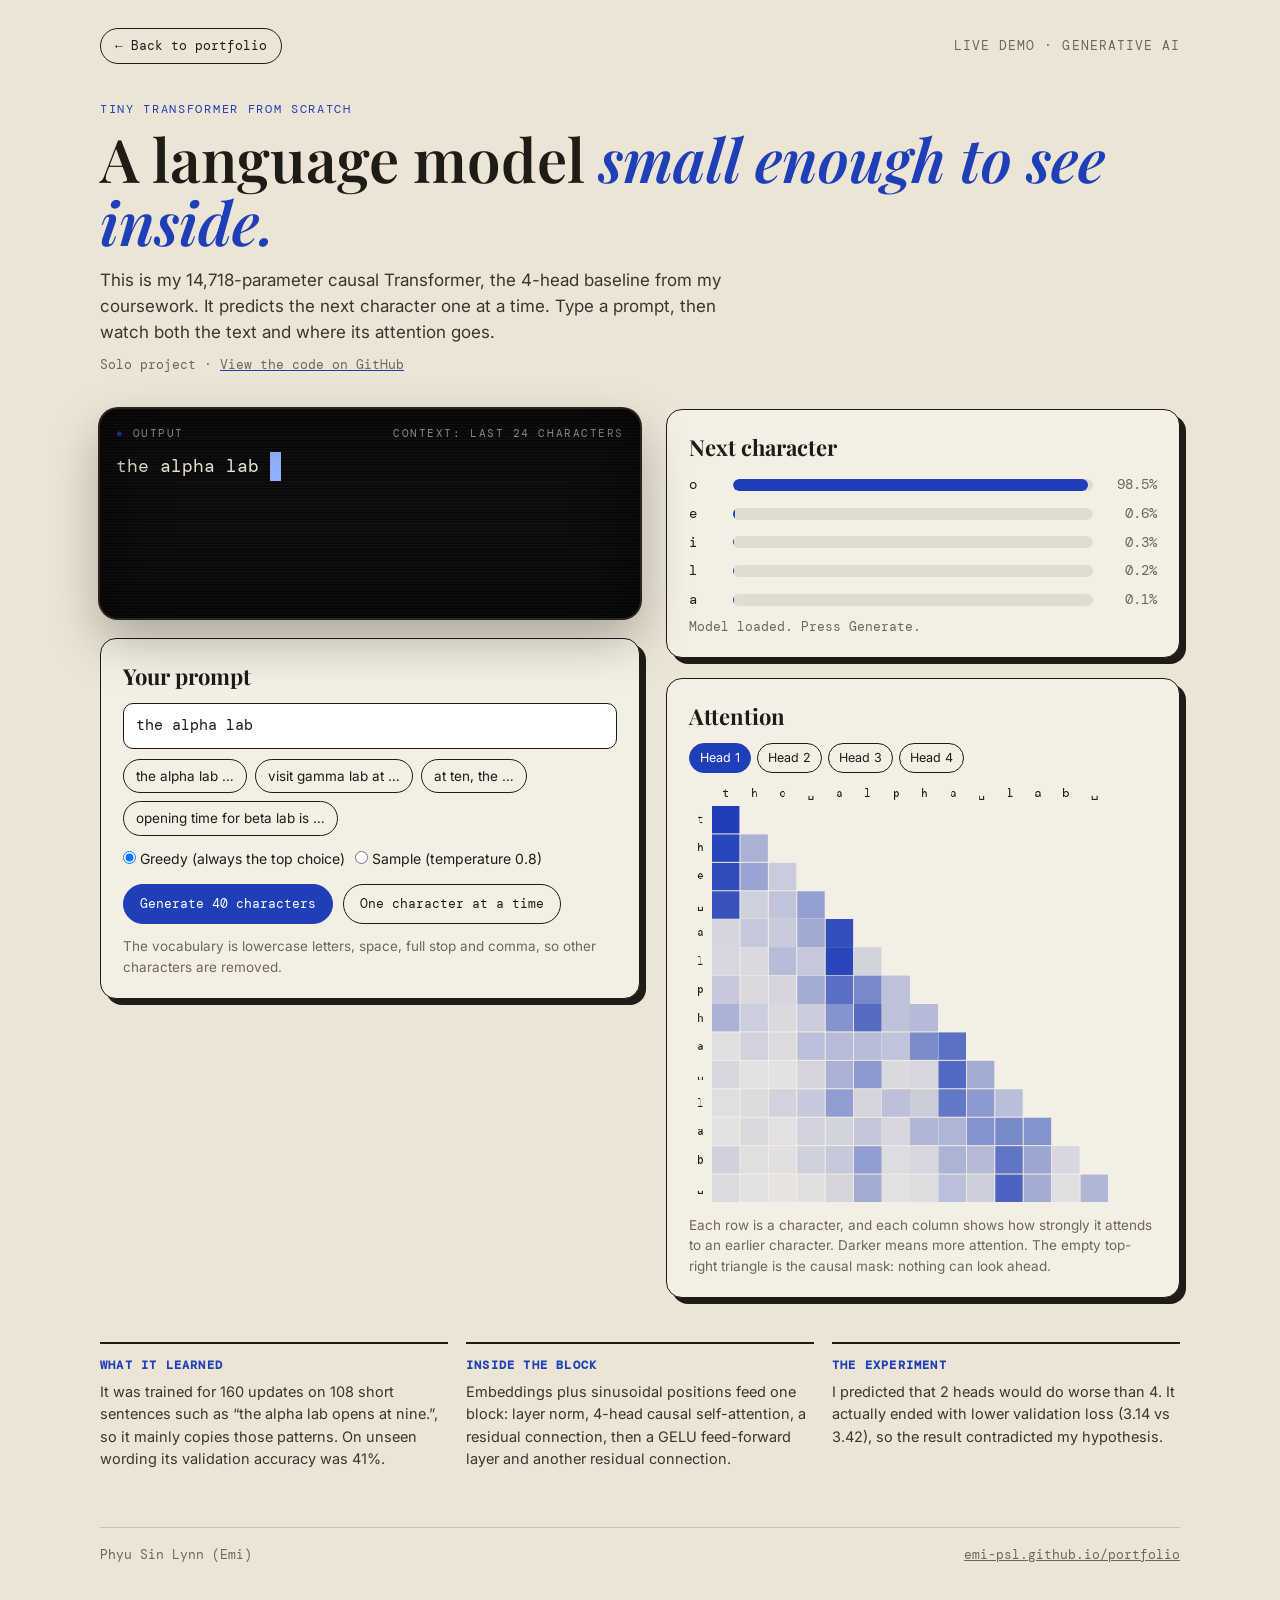
<file: demos/transformer.html>
<!DOCTYPE html>
<html lang="en">
<head>
  <meta charset="utf-8">
  <meta name="viewport" content="width=device-width, initial-scale=1">
  <title>Tiny Transformer — text generation demo · Emi</title>
  <meta name="description" content="Type a prompt and a tiny Transformer built from scratch continues it character by character, with its attention shown live.">
  <link rel="preconnect" href="https://fonts.googleapis.com">
  <link rel="preconnect" href="https://fonts.gstatic.com" crossorigin>
  <link href="https://fonts.googleapis.com/css2?family=DM+Mono:wght@400;500&family=Inter:wght@400;500;600&family=Playfair+Display:ital,wght@0,600;1,600&display=swap" rel="stylesheet">
  <link rel="stylesheet" href="demo.css">
  <style>
    :root { --acc: #1f3fb8; }
    .term { font-family: var(--mono); font-size: 18px; color: #e9e2d4; min-height: 150px; white-space: pre-wrap; word-break: break-word; line-height: 1.6; }
    .term .gen { color: #8fb0ff; }
    .term .cur { display: inline-block; width: .6em; background: #8fb0ff; animation: blink 1s steps(1) infinite; }
    @keyframes blink { 50% { opacity: 0; } }
    .prompt { width: 100%; padding: 10px 12px; border: 1.5px solid var(--ink); border-radius: 10px; background: #fff; font-family: var(--mono); font-size: 15px; }
    .row { display: flex; gap: 10px; align-items: center; flex-wrap: wrap; margin-top: 12px; font-size: 14px; }
    #heat { width: 100%; max-width: 420px; display: block; margin-top: 10px; image-rendering: pixelated; }
    .heads { display: flex; gap: 6px; }
    .heads .chip { padding: 4px 10px; font-size: 12.5px; }
    .nl { color: #6f675c; }
  </style>
</head>
<body>
<div class="wrap">
  <div class="top"><a href="../#contents">← Back to portfolio</a><span class="tag">Live demo · Generative AI</span></div>

  <p class="eyebrow">Tiny Transformer from scratch</p>
  <h1>A language model <em>small enough to see inside.</em></h1>
  <p class="lede">This is my 14,718-parameter causal Transformer, the 4-head baseline from my coursework. It predicts the next character one at a time. Type a prompt, then watch both the text and where its attention goes.</p>
  <p class="credit">Solo project · <a href="https://github.com/emi-psl/tiny-transformer-attention-heads">View the code on GitHub</a></p>

  <div class="stage">
    <div>
      <div class="screen">
        <div class="screen-label"><span><span class="dot">●</span> Output</span><span>context: last 24 characters</span></div>
        <div class="term" id="term"></div>
      </div>
      <div class="panel" style="margin-top:20px">
        <h2>Your prompt</h2>
        <input class="prompt" id="prompt" value="the alpha lab " maxlength="60" aria-label="Prompt">
        <div class="chips" style="margin-top:10px" id="examples"></div>
        <div class="row">
          <label><input type="radio" name="mode" value="greedy" checked> Greedy (always the top choice)</label>
          <label><input type="radio" name="mode" value="sample"> Sample (temperature 0.8)</label>
        </div>
        <div class="btns">
          <button class="btn primary" id="go" disabled>Generate 40 characters</button>
          <button class="btn" id="step" disabled>One character at a time</button>
        </div>
        <p class="note">The vocabulary is lowercase letters, space, full stop and comma, so other characters are removed.</p>
      </div>
    </div>

    <div>
      <div class="panel">
        <h2>Next character</h2>
        <div id="bars"></div>
        <p class="status" id="status">Loading model…</p>
      </div>
      <div class="panel">
        <h2>Attention</h2>
        <div class="heads" id="heads"></div>
        <canvas id="heat" width="480" height="480" aria-label="Attention heatmap"></canvas>
        <p class="note">Each row is a character, and each column shows how strongly it attends to an earlier character. Darker means more attention. The empty top-right triangle is the causal mask: nothing can look ahead.</p>
      </div>
    </div>
  </div>

  <div class="how">
    <div><b>What it learned</b>It was trained for 160 updates on 108 short sentences such as “the alpha lab opens at nine.”, so it mainly copies those patterns. On unseen wording its validation accuracy was 41%.</div>
    <div><b>Inside the block</b>Embeddings plus sinusoidal positions feed one block: layer norm, 4-head causal self-attention, a residual connection, then a GELU feed-forward layer and another residual connection.</div>
    <div><b>The experiment</b>I predicted that 2 heads would do worse than 4. It actually ended with lower validation loss (3.14 vs 3.42), so the result contradicted my hypothesis.</div>
  </div>

  <footer><span>Phyu Sin Lynn (Emi)</span><a href="../">emi-psl.github.io/portfolio</a></footer>
</div>

<script src="nn.js"></script>
<script>
(async function () {
  const CHARS = "\n .,abcdefghijklmnopqrstuvwxyz", CTX = 24, HEADS = 4;
  const $ = id => document.getElementById(id);
  const term = $("term"), promptEl = $("prompt"), status = $("status"), bars = $("bars"), heat = $("heat"), hc = heat.getContext("2d");
  let w = null, ids = [], promptLen = 0, lastAttn = null, head = 0, running = false;

  ["the alpha lab ", "visit gamma lab at ", "at ten, the ", "opening time for beta lab is "].forEach(t => {
    const b = document.createElement("button"); b.className = "chip"; b.textContent = t.trim() + " …"; b.onclick = () => { promptEl.value = t; reset(); }; $("examples").appendChild(b);
  });
  $("heads").innerHTML = Array.from({ length: HEADS }, (_, i) => `<button class="chip${i === 0 ? " on" : ""}" data-h="${i}">Head ${i + 1}</button>`).join("");
  $("heads").onclick = e => { const b = e.target.closest(".chip"); if (!b) return; head = +b.dataset.h; $("heads").querySelectorAll(".chip").forEach(c => c.classList.toggle("on", c === b)); drawHeat(); };
  bars.innerHTML = Array.from({ length: 5 }, () => `<div class="bar"><span class="l"></span><div class="track"><div class="fill"></div></div><span class="pct"></span></div>`).join("");

  const clean = s => s.toLowerCase().split("").filter(c => CHARS.includes(c) && c !== "\n").join("");
  const show = c => c === "\n" ? "↵" : c === " " ? "␣" : c;

  function reset() {
    promptEl.value = clean(promptEl.value) || "the ";
    ids = [...promptEl.value].map(c => CHARS.indexOf(c)); promptLen = ids.length;
    render(); if (w) step(false);
  }
  promptEl.addEventListener("change", reset);
  promptEl.addEventListener("keydown", e => { if (e.key === "Enter") { e.preventDefault(); reset(); } });

  function render(cursor) {
    const p = ids.slice(0, promptLen).map(i => CHARS[i]).join(""), g = ids.slice(promptLen).map(i => CHARS[i]).join("");
    term.innerHTML = "";
    term.append(document.createTextNode(p));
    const s = document.createElement("span"); s.className = "gen"; s.textContent = g; term.append(s);
    if (cursor !== false) { const c = document.createElement("span"); c.className = "cur"; c.innerHTML = "&nbsp;"; term.append(c); }
  }

  // Run the model on the current window; optionally append the next character.
  function step(append) {
    const win = ids.slice(-CTX);
    const { logits, attn } = NN.transformer(w, win, HEADS);
    const last = logits[logits.length - 1];
    const sample = document.querySelector("input[name=mode]:checked").value === "sample";
    const probs = NN.softmax(sample ? last.map(v => v / 0.8) : last);
    const top = [...probs].map((v, i) => [v, i]).sort((a, b) => b[0] - a[0]).slice(0, 5);
    bars.querySelectorAll(".bar").forEach((b, k) => {
      b.querySelector(".l").textContent = show(CHARS[top[k][1]]);
      b.querySelector(".fill").style.width = (top[k][0] * 100).toFixed(1) + "%";
      b.querySelector(".pct").textContent = (top[k][0] * 100).toFixed(1) + "%";
    });
    lastAttn = { attn, win }; drawHeat();
    if (!append) return;
    let next = top[0][1];
    if (sample) { let r = Math.random(); for (let i = 0; i < probs.length; i++) { r -= probs[i]; if (r <= 0) { next = i; break; } } }
    ids.push(next);
  }

  function drawHeat() {
    if (!lastAttn) return;
    const { attn, win } = lastAttn, T = win.length, pad = 26, size = heat.width - pad, cell = size / T;
    hc.fillStyle = "#f4efe4"; hc.fillRect(0, 0, heat.width, heat.height);
    for (let i = 0; i < T; i++) for (let j = 0; j < T; j++) {
      const v = j <= i ? attn[head][i][j] : 0;
      hc.fillStyle = j <= i ? `rgba(31,63,184,${0.06 + 0.94 * Math.sqrt(v)})` : "#f4efe4";
      hc.fillRect(pad + j * cell, pad + i * cell, cell - 1, cell - 1);
    }
    hc.fillStyle = "#1f1b17"; hc.font = `${Math.min(13, cell * .8)}px DM Mono, monospace`; hc.textAlign = "center"; hc.textBaseline = "middle";
    for (let t = 0; t < T; t++) {
      const ch = show(CHARS[win[t]]);
      hc.fillText(ch, pad + t * cell + cell / 2, pad / 2);
      hc.fillText(ch, pad / 2, pad + t * cell + cell / 2);
    }
  }

  const sleep = ms => new Promise(r => setTimeout(r, ms));
  $("go").onclick = async () => {
    if (running) return; running = true; $("go").disabled = $("step").disabled = true;
    reset();
    for (let k = 0; k < 40; k++) { step(true); render(); await sleep(45); }
    step(false); render();
    status.textContent = "Done. Switch heads to see what each one focuses on.";
    running = false; $("go").disabled = $("step").disabled = false;
  };
  $("step").onclick = () => { if (!running) { step(true); render(); step(false); } };

  try {
    w = await NN.load("models", "transformer");
    status.textContent = "Model loaded. Press Generate.";
    $("go").disabled = $("step").disabled = false;
    reset();
  } catch (e) { status.textContent = "Couldn't load the model. Please refresh the page."; }
})();
</script>
</body>
</html>
</file>
<file: demos/demo.css>
/* Shared styles for the live demos — matches the portfolio's paper + CRT look */
:root {
  --red: #c4161c;
  --cream: #f4efe4;
  --paper: #ece5d6;
  --ink: #1f1b17;
  --muted: #6d665c;
  --black: #0c0a09;
  --acc: var(--red);
  --serif: "Playfair Display", Georgia, serif;
  --mono: "DM Mono", ui-monospace, monospace;
  --sans: "Inter", system-ui, sans-serif;
}
* { box-sizing: border-box; margin: 0; padding: 0; }
body { font-family: var(--sans); color: var(--ink); background: var(--paper); line-height: 1.55; min-height: 100vh; }
a { color: inherit; }
button, select, input { font: inherit; color: inherit; }

.wrap { width: min(1080px, 92vw); margin: 0 auto; padding: 28px 0 64px; }

.top { display: flex; justify-content: space-between; align-items: center; gap: 16px; margin-bottom: 36px; font-family: var(--mono); font-size: 13px; }
.top a { white-space: nowrap; text-decoration: none; padding: 7px 14px; border: 1.5px solid var(--ink); border-radius: 999px; transition: background .2s, color .2s; }
.top a:hover { background: var(--ink); color: var(--cream); }
.top .tag { color: var(--muted); letter-spacing: .08em; text-transform: uppercase; }

.eyebrow { font-family: var(--mono); font-size: 12px; letter-spacing: .14em; text-transform: uppercase; color: var(--acc); }
h1 { font-family: var(--serif); font-weight: 600; font-size: clamp(34px, 5.4vw, 60px); line-height: 1.05; margin: 8px 0 14px; }
h1 em { color: var(--acc); }
.lede { max-width: 640px; color: #3b352e; font-size: 17px; }
.credit { margin-top: 10px; font-family: var(--mono); font-size: 12.5px; color: var(--muted); }
.credit a { text-decoration-color: var(--acc); }

.stage { display: grid; grid-template-columns: minmax(0, 1.05fr) minmax(0, 1fr); gap: 26px; margin-top: 34px; align-items: start; }
@media (max-width: 820px) { .stage { grid-template-columns: 1fr; } }

/* CRT-style screen */
.screen { position: relative; background: var(--black); border-radius: 18px; padding: 16px; box-shadow: 0 0 0 2px #2a241e, 0 22px 50px rgba(0,0,0,.28); overflow: hidden; }
.screen::after { content: ""; position: absolute; inset: 0; pointer-events: none; border-radius: inherit;
  background: repeating-linear-gradient(to bottom, rgba(255,255,255,.035) 0 1px, transparent 1px 3px);
  box-shadow: inset 0 0 60px rgba(0,0,0,.65); }
.screen-label { font-family: var(--mono); font-size: 11px; letter-spacing: .14em; text-transform: uppercase; color: #a49b8e; margin-bottom: 10px; display: flex; justify-content: space-between; }
.screen-label .dot { color: var(--acc); }

.panel { background: var(--cream); border: 1.5px solid var(--ink); border-radius: 16px; padding: 20px 22px; box-shadow: 6px 6px 0 var(--ink); }
.panel h2 { font-family: var(--serif); font-size: 22px; margin-bottom: 10px; }
.panel + .panel { margin-top: 20px; }

.btns { display: flex; flex-wrap: wrap; gap: 10px; margin-top: 14px; }
.btn { cursor: pointer; border: 1.5px solid var(--ink); background: var(--cream); padding: 9px 16px; border-radius: 999px; font-family: var(--mono); font-size: 13px; transition: transform .12s, background .2s, color .2s; }
.btn:hover { transform: translateY(-1px); }
.btn.primary { background: var(--acc); border-color: var(--acc); color: #fff; }
.btn.on { background: var(--ink); color: var(--cream); }
.btn:disabled { opacity: .45; cursor: wait; transform: none; }

.chips { display: flex; flex-wrap: wrap; gap: 8px; }
.chip { cursor: pointer; border: 1.5px solid var(--ink); background: transparent; padding: 6px 12px; border-radius: 999px; font-size: 13.5px; transition: background .2s, color .2s; }
.chip:hover { background: rgba(0,0,0,.06); }
.chip.on { background: var(--acc); border-color: var(--acc); color: #fff; }

.bar { display: grid; grid-template-columns: 34px 1fr 54px; align-items: center; gap: 10px; margin: 7px 0; font-family: var(--mono); font-size: 14px; }
.bar .track { height: 12px; background: rgba(0,0,0,.08); border-radius: 999px; overflow: hidden; }
.bar .fill { height: 100%; width: 0; background: var(--acc); border-radius: inherit; transition: width .35s cubic-bezier(.2,.8,.2,1); }
.bar .pct { text-align: right; color: var(--muted); }

.how { margin-top: 44px; display: grid; grid-template-columns: repeat(3, 1fr); gap: 18px; }
@media (max-width: 820px) { .how { grid-template-columns: 1fr; } }
.how div { border-top: 2px solid var(--ink); padding-top: 12px; font-size: 14.5px; color: #3b352e; }
.how b { display: block; font-family: var(--mono); font-size: 12px; letter-spacing: .1em; text-transform: uppercase; color: var(--acc); margin-bottom: 6px; }

.note { font-size: 13.5px; color: var(--muted); margin-top: 12px; }
.status { font-family: var(--mono); font-size: 12.5px; color: var(--muted); min-height: 1.4em; }
.mono { font-family: var(--mono); }
footer { margin-top: 56px; padding-top: 18px; border-top: 1.5px solid rgba(0,0,0,.15); font-family: var(--mono); font-size: 12.5px; color: var(--muted); display: flex; justify-content: space-between; flex-wrap: wrap; gap: 10px; }

@media (prefers-reduced-motion: reduce) { * { transition: none !important; animation: none !important; } }
</file>
